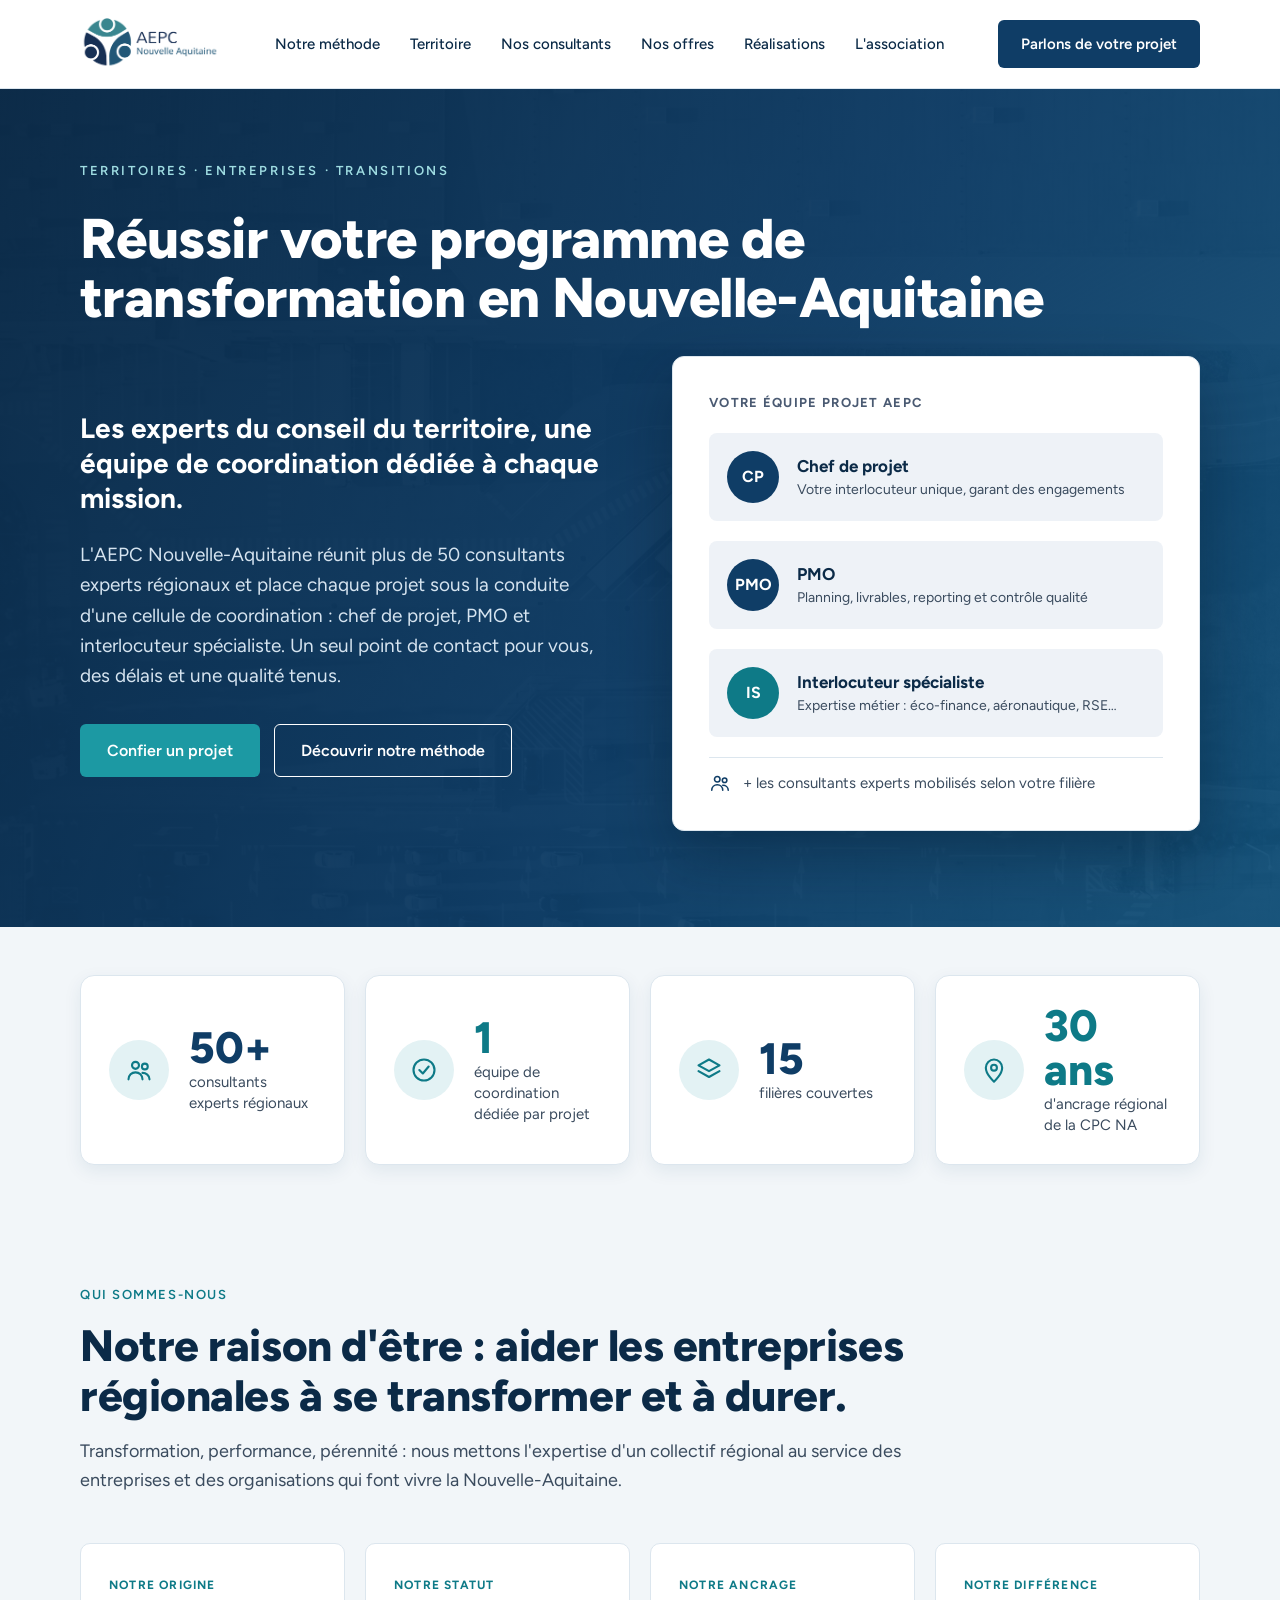
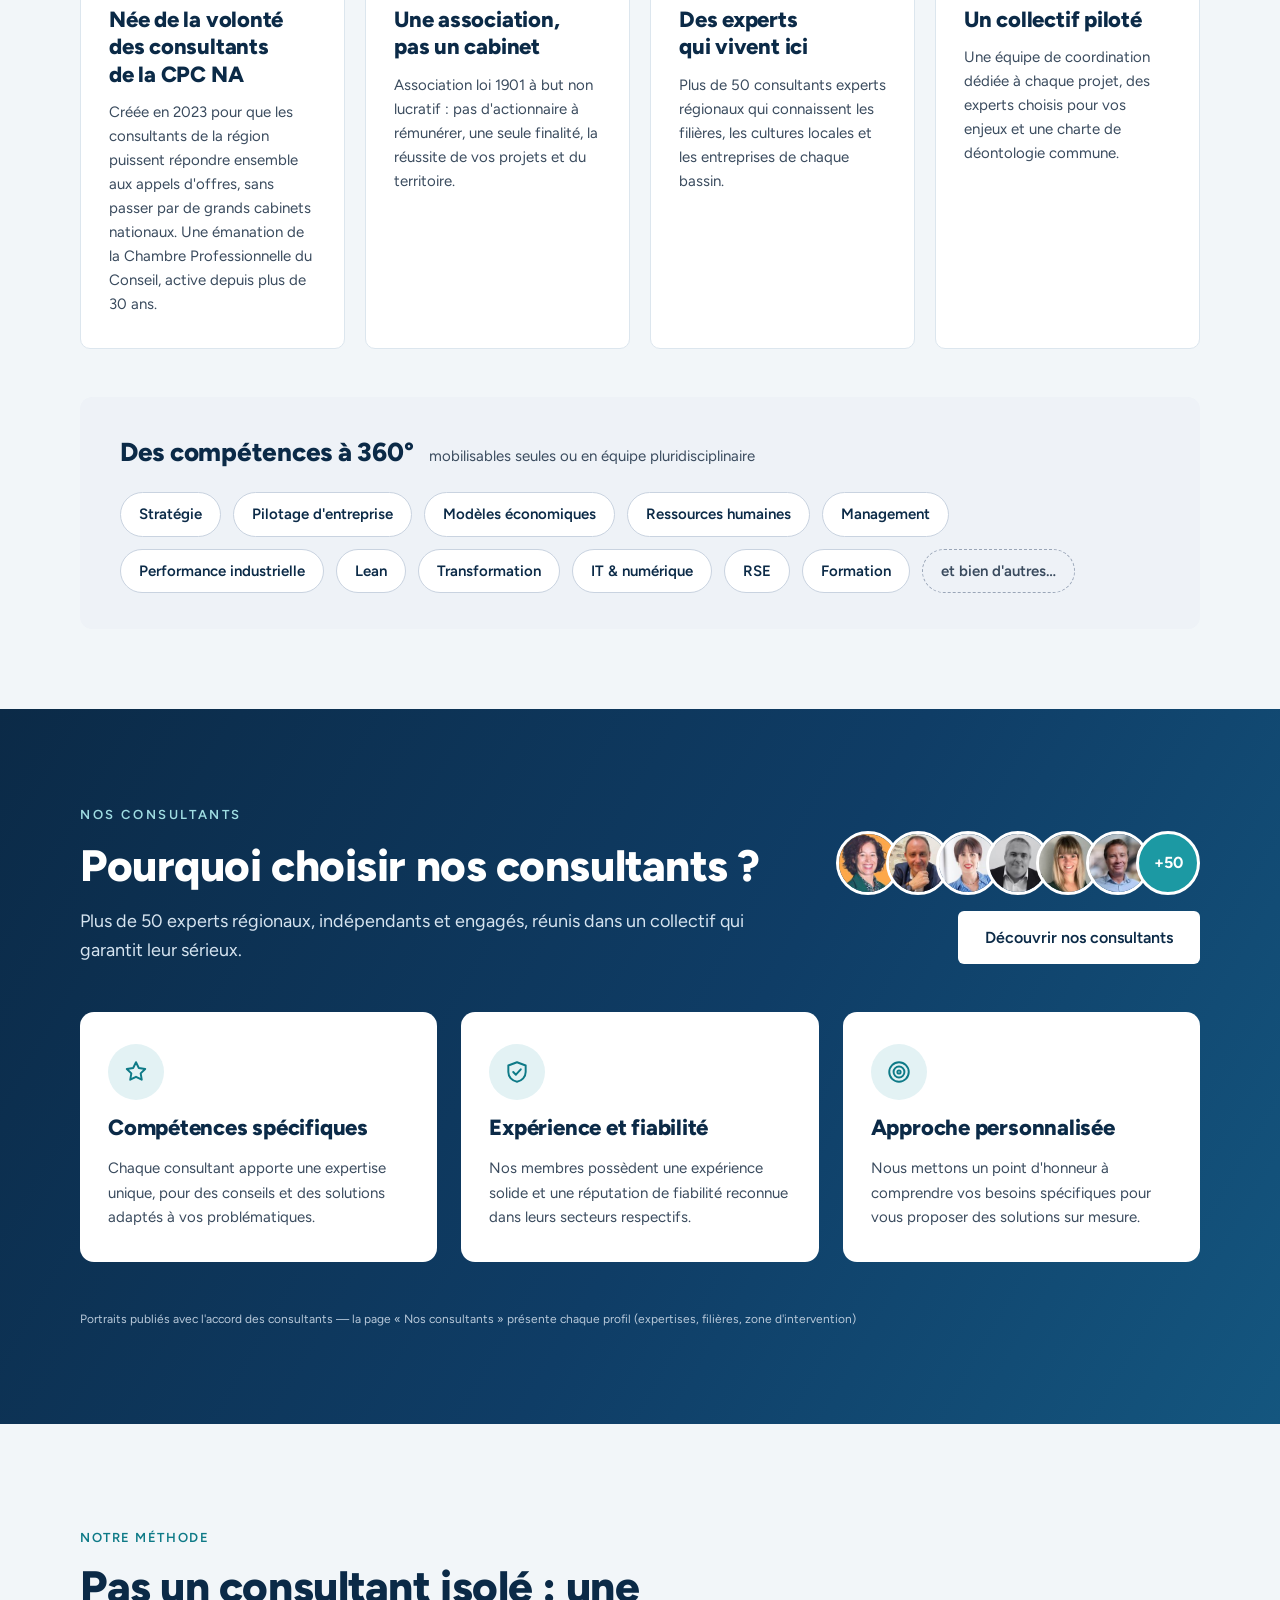
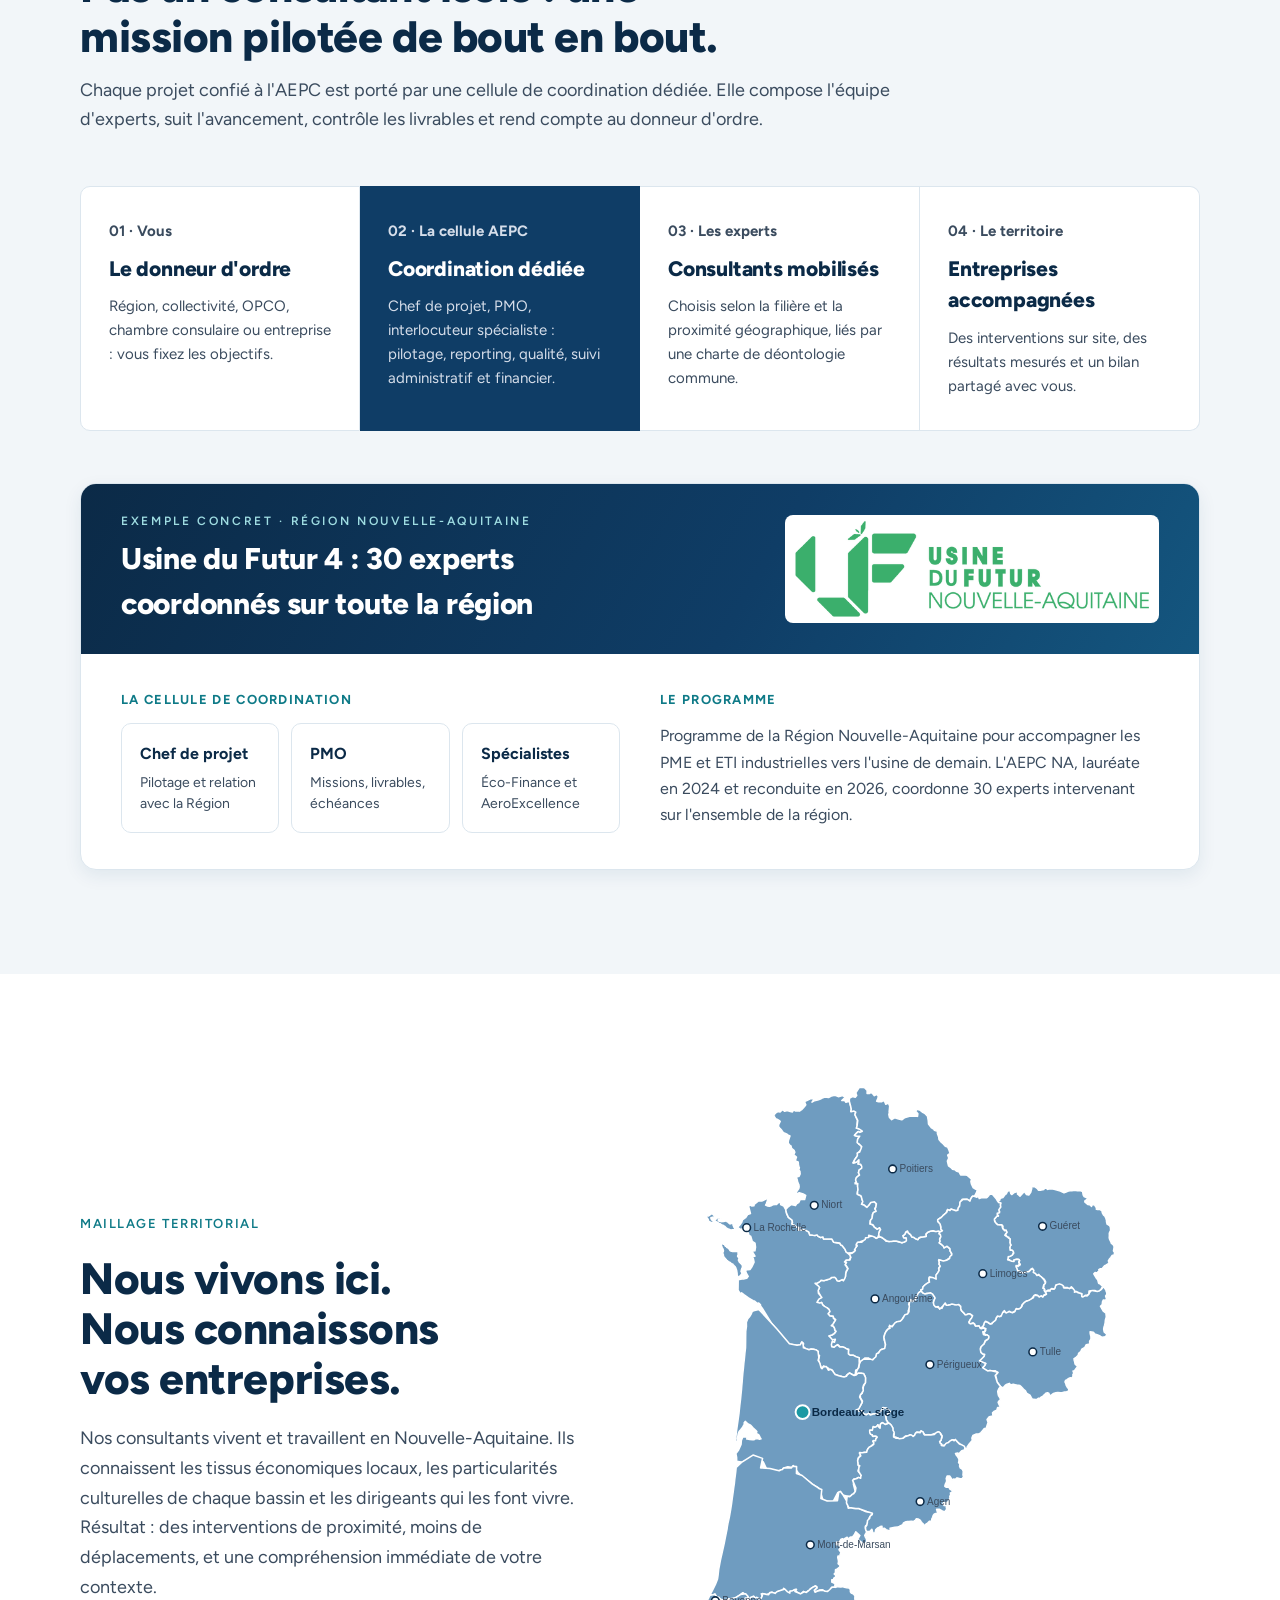
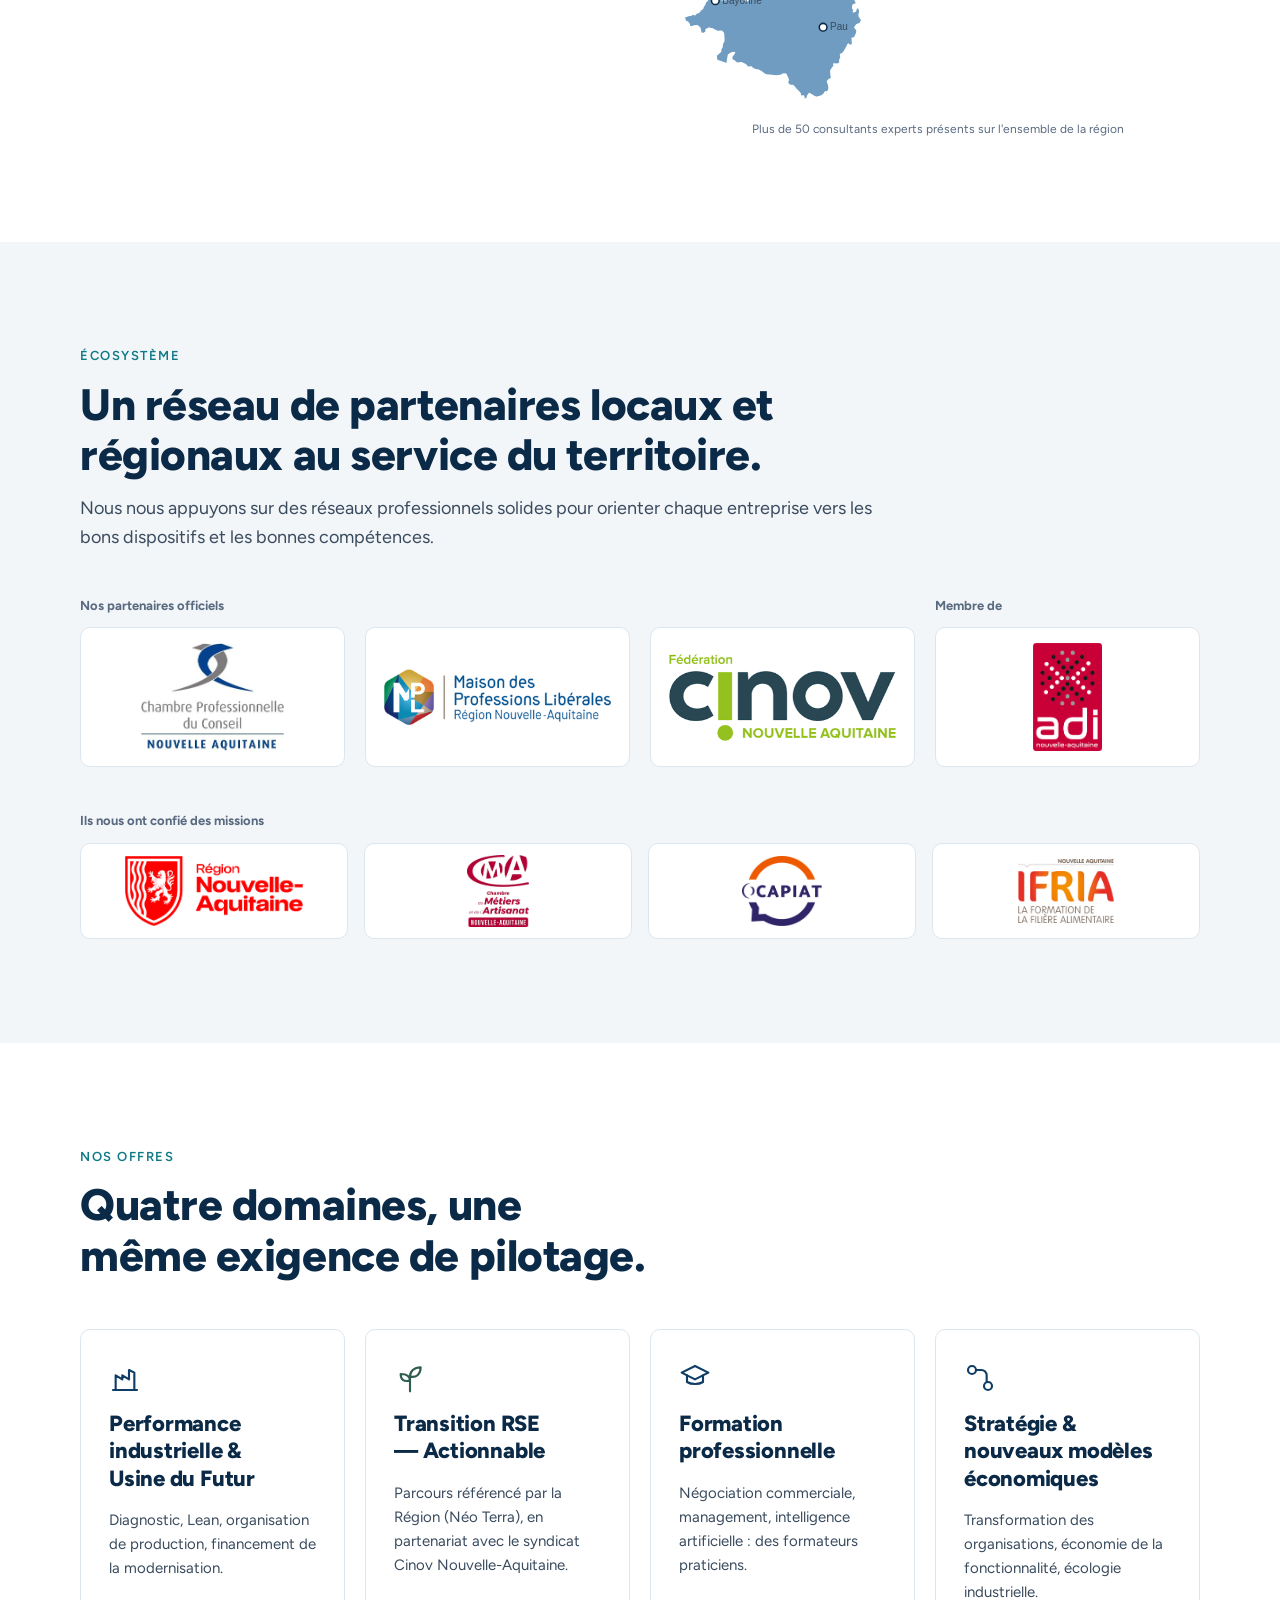
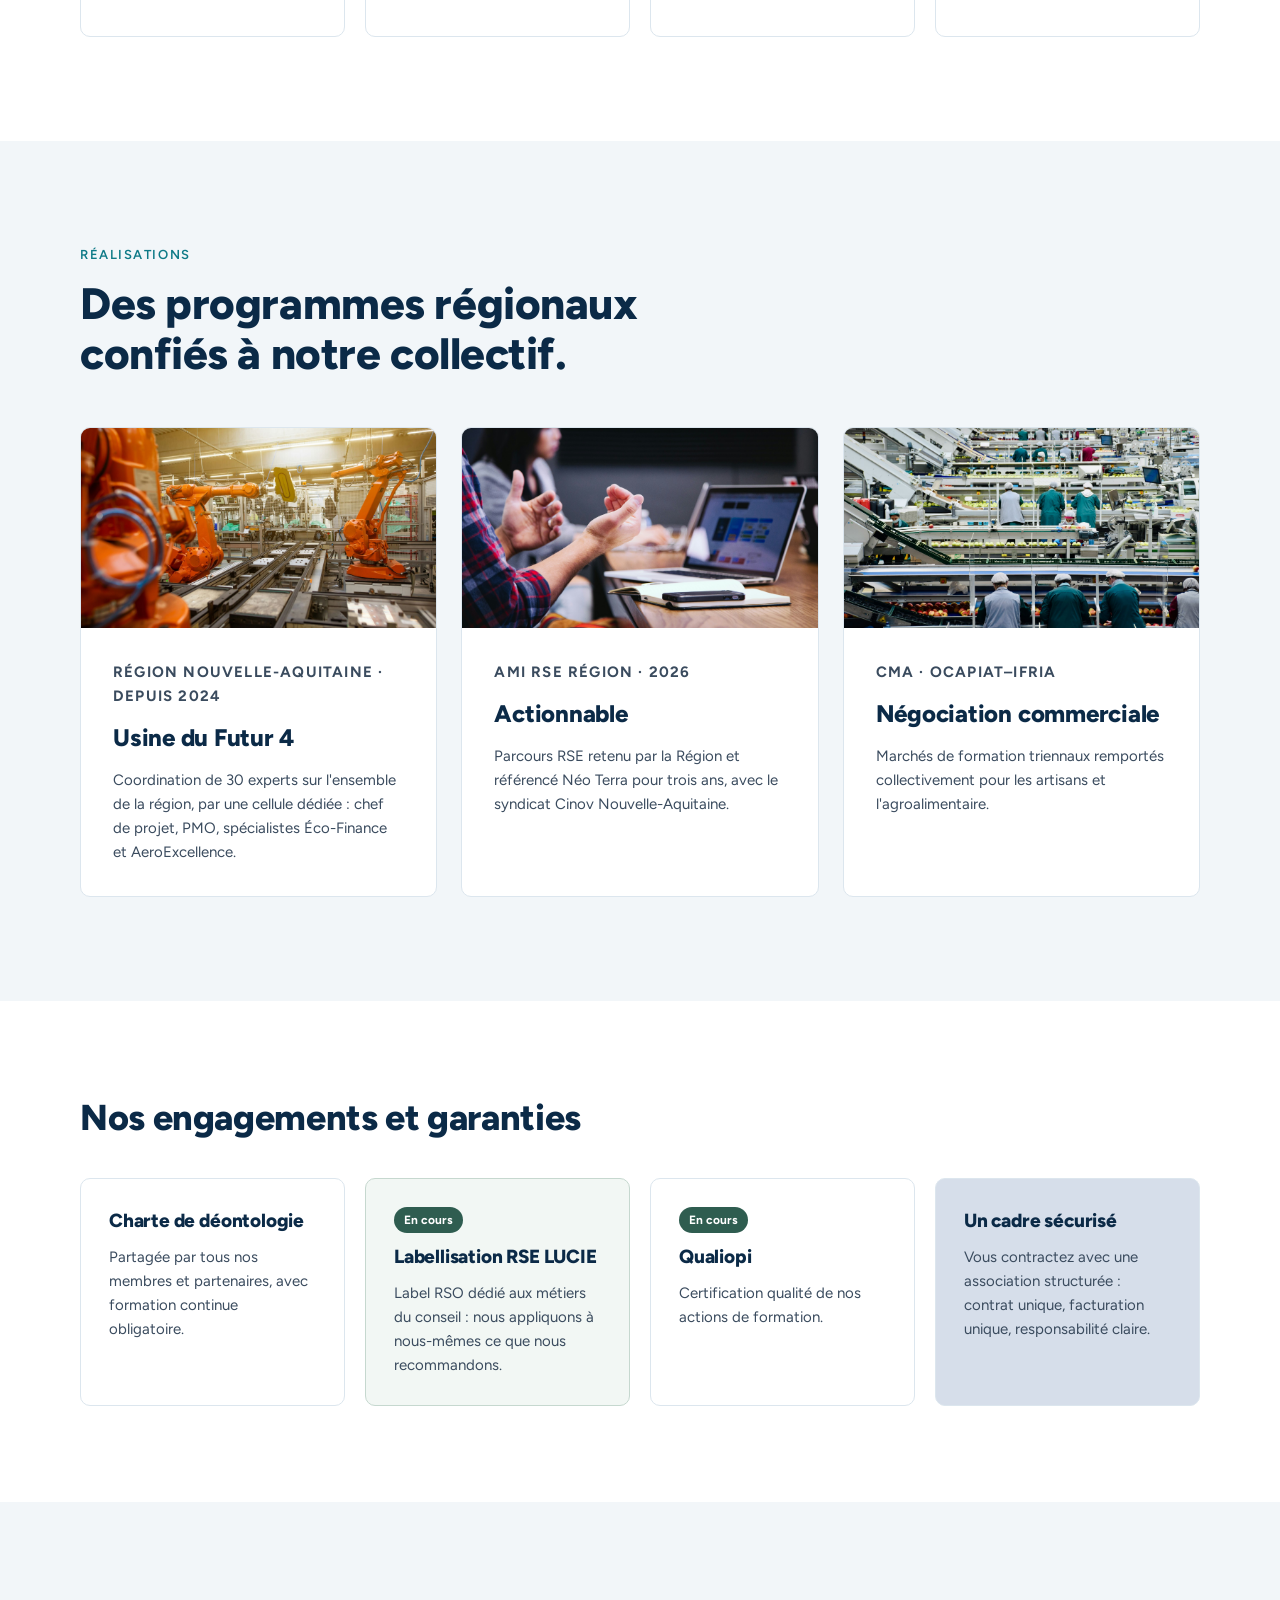
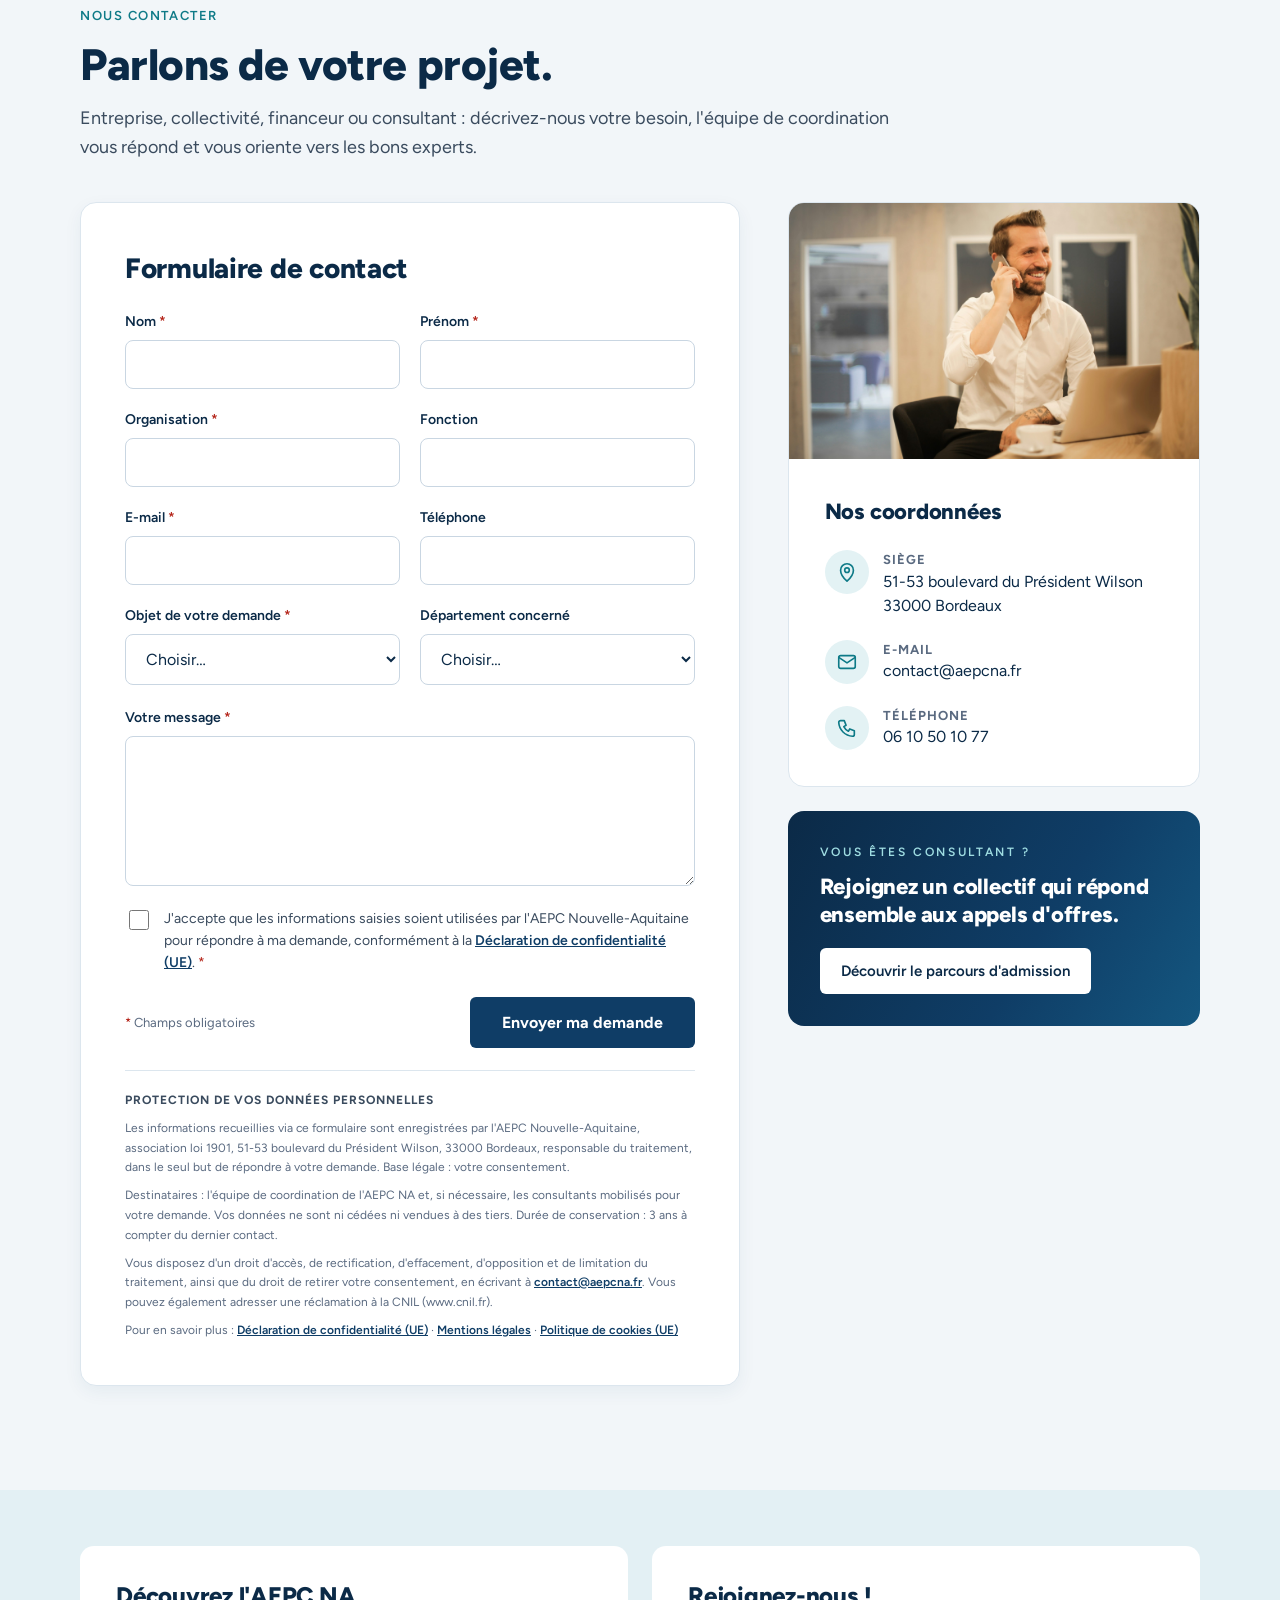
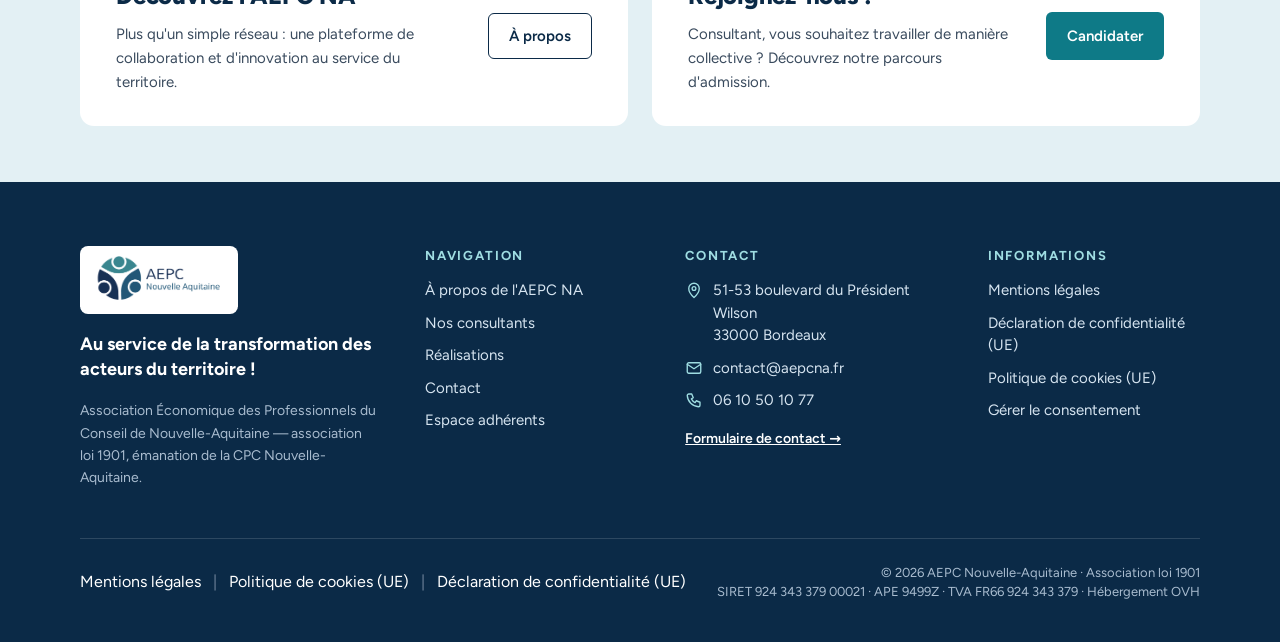
<file: maquette/index.html>
<!doctype html>
<html lang="fr">
<head>
<meta charset="utf-8">
<meta name="viewport" content="width=device-width, initial-scale=1">
<title>AEPC Nouvelle-Aquitaine — Les experts du conseil du territoire</title>
<meta name="description" content="L'AEPC Nouvelle-Aquitaine réunit plus de 50 consultants experts régionaux et place chaque projet sous la conduite d'une équipe de coordination dédiée.">
<link rel="preload" href="fonts/figtree-latin.woff2" as="font" type="font/woff2" crossorigin>
<link rel="stylesheet" href="styles.css">
</head>
<body>
<header class="site-entete">
  <div class="enveloppe">
    <a class="logo" href="index.html" aria-label="AEPC Nouvelle-Aquitaine — accueil"><img src="img/logo-aepc-na.png" alt="AEPC Nouvelle-Aquitaine" width="141" height="52"></a>
    <nav class="nav-principale" aria-label="Navigation principale">
      <a href="index.html#methode">Notre méthode</a>
      <a href="index.html#territoire">Territoire</a>
      <a href="index.html#consultants">Nos consultants</a>
      <a href="index.html#offres">Nos offres</a>
      <a href="index.html#realisations">Réalisations</a>
      <a href="index.html#qui">L'association</a>
    </nav>
    <button class="burger" type="button" aria-label="Ouvrir le menu" aria-expanded="false"><svg width="22" height="22" viewBox="0 0 24 24" fill="none" stroke="#0B2A47" stroke-width="2" stroke-linecap="round"><path d="M4 7h16M4 12h16M4 17h16"/></svg></button>
    <a class="bouton" href="contact.html">Parlons de votre projet</a>
  </div>
</header>

<main>

<!-- HERO -->
<section class="hero">
  <img class="hero__photo" src="img/photo-plateforme-logistique.jpg" alt="" width="2000" height="1332" fetchpriority="high">
  <div class="hero__voile"></div>
  <div class="enveloppe">
    <p class="surtitre">Territoires · Entreprises · Transitions</p>
    <h1 class="hero__titre">Réussir votre programme de transformation en Nouvelle-Aquitaine</h1>
    <div class="hero__corps grille-2">
      <div class="hero__texte">
        <p class="hero__accroche">Les experts du conseil du territoire, une équipe de coordination dédiée à chaque mission.</p>
        <p class="hero__intro">L'AEPC Nouvelle-Aquitaine réunit plus de 50 consultants experts régionaux et place chaque projet sous la conduite d'une cellule de coordination : chef de projet, PMO et interlocuteur spécialiste. Un seul point de contact pour vous, des délais et une qualité tenus.</p>
        <div class="hero__actions">
          <a class="bouton bouton--sarcelle" href="contact.html">Confier un projet</a>
          <a class="bouton bouton--contour-blanc" href="#methode">Découvrir notre méthode</a>
        </div>
      </div>
      <div class="carte-equipe">
        <p class="carte-equipe__titre">Votre équipe projet AEPC</p>
        <div class="role"><div class="role__pastille">CP</div><div><p class="role__nom">Chef de projet</p><p class="role__desc">Votre interlocuteur unique, garant des engagements</p></div></div>
        <div class="role"><div class="role__pastille">PMO</div><div><p class="role__nom">PMO</p><p class="role__desc">Planning, livrables, reporting et contrôle qualité</p></div></div>
        <div class="role"><div class="role__pastille role__pastille--sarcelle">IS</div><div><p class="role__nom">Interlocuteur spécialiste</p><p class="role__desc">Expertise métier : éco-finance, aéronautique, RSE…</p></div></div>
        <p class="carte-equipe__pied"><svg width="22" height="22" viewBox="0 0 24 24" fill="none" stroke="#0F3D66" stroke-width="1.7" stroke-linecap="round" stroke-linejoin="round"><circle cx="9" cy="8" r="3"/><circle cx="17" cy="9" r="2.5"/><path d="M3 20c0-3.5 2.7-6 6-6s6 2.5 6 6"/><path d="M15 14.5c3 0 6 2 6 5.5"/></svg><span>+ les consultants experts mobilisés selon votre filière</span></p>
      </div>
    </div>
  </div>
</section>

<!-- CHIFFRES -->
<section class="chiffres">
  <div class="enveloppe grille-4">
    <div class="chiffre"><div class="pastille-icone"><svg width="28" height="28" viewBox="0 0 24 24" fill="none" stroke="#0E7A87" stroke-width="1.8" stroke-linecap="round" stroke-linejoin="round"><circle cx="9" cy="8" r="3"/><circle cx="17" cy="9" r="2.5"/><path d="M3 20c0-3.5 2.7-6 6-6s6 2.5 6 6"/><path d="M15 14.5c3 0 6 2 6 5.5"/></svg></div><div><p class="chiffre__valeur">50+</p><p class="chiffre__libelle">consultants experts régionaux</p></div></div>
    <div class="chiffre"><div class="pastille-icone"><svg width="28" height="28" viewBox="0 0 24 24" fill="none" stroke="#0E7A87" stroke-width="1.8" stroke-linecap="round" stroke-linejoin="round"><circle cx="12" cy="12" r="9"/><path d="M8 12l3 3 5-6"/></svg></div><div><p class="chiffre__valeur chiffre__valeur--sarcelle">1</p><p class="chiffre__libelle">équipe de coordination dédiée par projet</p></div></div>
    <div class="chiffre"><div class="pastille-icone"><svg width="28" height="28" viewBox="0 0 24 24" fill="none" stroke="#0E7A87" stroke-width="1.8" stroke-linecap="round" stroke-linejoin="round"><path d="M12 3l9 5-9 5-9-5z"/><path d="M3 13l9 5 9-5"/></svg></div><div><p class="chiffre__valeur">15</p><p class="chiffre__libelle">filières couvertes</p></div></div>
    <div class="chiffre"><div class="pastille-icone"><svg width="28" height="28" viewBox="0 0 24 24" fill="none" stroke="#0E7A87" stroke-width="1.8" stroke-linecap="round" stroke-linejoin="round"><path d="M12 22s7-6.2 7-12a7 7 0 10-14 0c0 5.8 7 12 7 12z"/><circle cx="12" cy="10" r="2.5"/></svg></div><div><p class="chiffre__valeur chiffre__valeur--sarcelle">30 ans</p><p class="chiffre__libelle">d'ancrage régional de la CPC NA</p></div></div>
  </div>
</section>

<!-- QUI SOMMES-NOUS -->
<section id="qui" class="section" style="padding-bottom:40px">
  <div class="enveloppe pile qui">
    <div class="entete-section" style="gap:16px;max-width:900px">
      <p class="surtitre">Qui sommes-nous</p>
      <h2 class="titre-section">Notre raison d'être : aider les entreprises régionales à se transformer et à durer.</h2>
      <p class="chapeau">Transformation, performance, pérennité : nous mettons l'expertise d'un collectif régional au service des entreprises et des organisations qui font vivre la Nouvelle-Aquitaine.</p>
    </div>
    <div class="grille-4">
      <div class="carte"><p class="carte__etiquette">Notre origine</p><h3 class="carte__titre">Née de la volonté des consultants de la CPC NA</h3><p class="carte__texte">Créée en 2023 pour que les consultants de la région puissent répondre ensemble aux appels d'offres, sans passer par de grands cabinets nationaux. Une émanation de la Chambre Professionnelle du Conseil, active depuis plus de 30 ans.</p></div>
      <div class="carte"><p class="carte__etiquette">Notre statut</p><h3 class="carte__titre">Une association, pas un cabinet</h3><p class="carte__texte">Association loi 1901 à but non lucratif : pas d'actionnaire à rémunérer, une seule finalité, la réussite de vos projets et du territoire.</p></div>
      <div class="carte"><p class="carte__etiquette">Notre ancrage</p><h3 class="carte__titre">Des experts qui vivent ici</h3><p class="carte__texte">Plus de 50 consultants experts régionaux qui connaissent les filières, les cultures locales et les entreprises de chaque bassin.</p></div>
      <div class="carte"><p class="carte__etiquette">Notre différence</p><h3 class="carte__titre">Un collectif piloté</h3><p class="carte__texte">Une équipe de coordination dédiée à chaque projet, des experts choisis pour vos enjeux et une charte de déontologie commune.</p></div>
    </div>
    <div class="competences">
      <div class="competences__entete"><h3>Des compétences à 360°</h3><p>mobilisables seules ou en équipe pluridisciplinaire</p></div>
      <div class="puces">
        <span class="puce">Stratégie</span><span class="puce">Pilotage d'entreprise</span><span class="puce">Modèles économiques</span><span class="puce">Ressources humaines</span><span class="puce">Management</span><span class="puce">Performance industrielle</span><span class="puce">Lean</span><span class="puce">Transformation</span><span class="puce">IT &amp; numérique</span><span class="puce">RSE</span><span class="puce">Formation</span><span class="puce puce--ouverte">et bien d'autres…</span>
      </div>
    </div>
  </div>
</section>

<!-- NOS CONSULTANTS -->
<section id="consultants" class="section--sombre">
  <div class="enveloppe pile consultants">
    <div class="consultants__entete">
      <div class="entete-section">
        <p class="surtitre">Nos consultants</p>
        <h2 class="titre-section">Pourquoi choisir nos consultants ?</h2>
        <p class="chapeau">Plus de 50 experts régionaux, indépendants et engagés, réunis dans un collectif qui garantit leur sérieux.</p>
      </div>
      <div class="consultants__droite">
        <div class="portraits">
          <img src="img/portrait-1.jpg" alt="Portrait d'Angélique" width="140" height="140"><img src="img/portrait-2.jpg" alt="Portrait de Pascal" width="140" height="140"><img src="img/portrait-3.jpg" alt="Portrait d'Estelle" width="140" height="140"><img src="img/portrait-4.jpg" alt="Portrait d'Éric" width="140" height="140"><img src="img/portrait-5.jpg" alt="Portrait d'Audrey" width="140" height="140"><img src="img/portrait-6.jpg" alt="Portrait de Jérôme" width="140" height="140"><span class="portraits__plus">+50</span>
        </div>
        <a class="bouton bouton--blanc" href="#">Découvrir nos consultants</a>
      </div>
    </div>
    <div class="grille-3">
      <div class="atout"><div class="pastille-icone pastille-icone--petite"><svg width="26" height="26" viewBox="0 0 24 24" fill="none" stroke="#0E7A87" stroke-width="1.8" stroke-linecap="round" stroke-linejoin="round"><path d="M12 3l2.6 5.3 5.9.9-4.2 4.1 1 5.8L12 16.4 6.7 19.1l1-5.8L3.5 9.2l5.9-.9z"/></svg></div><h3>Compétences spécifiques</h3><p>Chaque consultant apporte une expertise unique, pour des conseils et des solutions adaptés à vos problématiques.</p></div>
      <div class="atout"><div class="pastille-icone pastille-icone--petite"><svg width="26" height="26" viewBox="0 0 24 24" fill="none" stroke="#0E7A87" stroke-width="1.8" stroke-linecap="round" stroke-linejoin="round"><path d="M12 3l8 3v6c0 4.5-3.4 8.2-8 9-4.6-.8-8-4.5-8-9V6z"/><path d="M8.5 12l2.5 2.5 4.5-5"/></svg></div><h3>Expérience et fiabilité</h3><p>Nos membres possèdent une expérience solide et une réputation de fiabilité reconnue dans leurs secteurs respectifs.</p></div>
      <div class="atout"><div class="pastille-icone pastille-icone--petite"><svg width="26" height="26" viewBox="0 0 24 24" fill="none" stroke="#0E7A87" stroke-width="1.8" stroke-linecap="round" stroke-linejoin="round"><circle cx="12" cy="12" r="9"/><circle cx="12" cy="12" r="5"/><circle cx="12" cy="12" r="1.5"/></svg></div><h3>Approche personnalisée</h3><p>Nous mettons un point d'honneur à comprendre vos besoins spécifiques pour vous proposer des solutions sur mesure.</p></div>
    </div>
    <p class="note-sombre">Portraits publiés avec l'accord des consultants — la page « Nos consultants » présente chaque profil (expertises, filières, zone d'intervention)</p>
  </div>
</section>

<!-- MÉTHODE -->
<section id="methode" class="section">
  <div class="enveloppe pile methode">
    <div class="entete-section">
      <p class="surtitre">Notre méthode</p>
      <h2 class="titre-section">Pas un consultant isolé : une mission pilotée de bout en bout.</h2>
      <p class="chapeau">Chaque projet confié à l'AEPC est porté par une cellule de coordination dédiée. Elle compose l'équipe d'experts, suit l'avancement, contrôle les livrables et rend compte au donneur d'ordre.</p>
    </div>
    <div class="etapes">
      <div class="etape"><p class="etape__num">01 · Vous</p><h3>Le donneur d'ordre</h3><p>Région, collectivité, OPCO, chambre consulaire ou entreprise : vous fixez les objectifs.</p></div>
      <div class="etape etape--active"><p class="etape__num">02 · La cellule AEPC</p><h3>Coordination dédiée</h3><p>Chef de projet, PMO, interlocuteur spécialiste : pilotage, reporting, qualité, suivi administratif et financier.</p></div>
      <div class="etape"><p class="etape__num">03 · Les experts</p><h3>Consultants mobilisés</h3><p>Choisis selon la filière et la proximité géographique, liés par une charte de déontologie commune.</p></div>
      <div class="etape"><p class="etape__num">04 · Le territoire</p><h3>Entreprises accompagnées</h3><p>Des interventions sur site, des résultats mesurés et un bilan partagé avec vous.</p></div>
    </div>
    <div class="exemple">
      <div class="exemple__bandeau">
        <div><p class="surtitre">Exemple concret · Région Nouvelle-Aquitaine</p><h3>Usine du Futur 4 : 30 experts coordonnés sur toute la région</h3></div>
        <div class="exemple__logo"><img src="img/logo-usine-du-futur.png" alt="Usine du Futur Nouvelle-Aquitaine" width="354" height="96"></div>
      </div>
      <div class="exemple__corps grille-2">
        <div>
          <p class="exemple__rubrique">La cellule de coordination</p>
          <div class="exemple__roles">
            <div class="mini-carte"><strong>Chef de projet</strong><span>Pilotage et relation avec la Région</span></div>
            <div class="mini-carte"><strong>PMO</strong><span>Missions, livrables, échéances</span></div>
            <div class="mini-carte"><strong>Spécialistes</strong><span>Éco-Finance et AeroExcellence</span></div>
          </div>
        </div>
        <div>
          <p class="exemple__rubrique">Le programme</p>
          <p class="exemple__texte">Programme de la Région Nouvelle-Aquitaine pour accompagner les PME et ETI industrielles vers l'usine de demain. L'AEPC NA, lauréate en 2024 et reconduite en 2026, coordonne 30 experts intervenant sur l'ensemble de la région.</p>
        </div>
      </div>
    </div>
  </div>
</section>

<!-- TERRITOIRE -->
<section id="territoire" class="section section--blanc territoire">
  <div class="enveloppe grille-2">
    <div class="territoire__texte">
      <p class="surtitre">Maillage territorial</p>
      <h2 class="titre-section">Nous vivons ici. Nous connaissons vos entreprises.</h2>
      <p class="chapeau">Nos consultants vivent et travaillent en Nouvelle-Aquitaine. Ils connaissent les tissus économiques locaux, les particularités culturelles de chaque bassin et les dirigeants qui les font vivre. Résultat : des interventions de proximité, moins de déplacements, et une compréhension immédiate de votre contexte.</p>
    </div>
    <figure class="carte-region" style="margin:0">
      <img src="img/carte-nouvelle-aquitaine.svg" alt="Carte de la Nouvelle-Aquitaine : siège à Bordeaux, consultants présents dans les douze départements" width="680" height="818" loading="lazy">
      <figcaption class="legende">Plus de 50 consultants experts présents sur l'ensemble de la région</figcaption>
    </figure>
  </div>
</section>

<!-- ÉCOSYSTÈME -->
<section class="section">
  <div class="enveloppe pile ecosysteme">
    <div class="entete-section">
      <p class="surtitre">Écosystème</p>
      <h2 class="titre-section">Un réseau de partenaires locaux et régionaux au service du territoire.</h2>
      <p class="chapeau">Nous nous appuyons sur des réseaux professionnels solides pour orienter chaque entreprise vers les bons dispositifs et les bonnes compétences.</p>
    </div>
    <div class="grille-4">
      <div class="logos__groupe logos__partenaires">
        <p class="logos__libelle">Nos partenaires officiels</p>
        <div class="logos__grille3">
          <div class="logo-tuile"><img src="img/logo-cpc-na.png" alt="Chambre Professionnelle du Conseil Nouvelle-Aquitaine" width="317" height="240" loading="lazy"></div>
          <div class="logo-tuile"><img src="img/logo-mpl-na.png" alt="Maison des Professions Libérales Nouvelle-Aquitaine" width="338" height="83" loading="lazy" style="max-height:64px"></div>
          <div class="logo-tuile"><img src="img/logo-cinov-na.png" alt="Cinov Nouvelle-Aquitaine" width="377" height="145" loading="lazy" style="max-height:96px"></div>
        </div>
      </div>
      <div class="logos__groupe">
        <p class="logos__libelle">Membre de</p>
        <div class="logo-tuile"><img src="img/logo-adi-na.png" alt="ADI Nouvelle-Aquitaine" width="155" height="240" loading="lazy"></div>
      </div>
    </div>
    <div class="logos__groupe">
      <p class="logos__libelle">Ils nous ont confié des missions</p>
      <div class="grille-4 logos__clients">
        <div class="logo-tuile logo-tuile--basse"><img src="img/logo-region-na.png" alt="Région Nouvelle-Aquitaine" width="409" height="160" loading="lazy"></div>
        <div class="logo-tuile logo-tuile--basse"><img src="img/logo-cma-na.png" alt="Chambre de Métiers et de l'Artisanat Nouvelle-Aquitaine" width="157" height="180" loading="lazy" style="max-height:72px"></div>
        <div class="logo-tuile logo-tuile--basse"><img src="img/logo-ocapiat.png" alt="OCAPIAT" width="183" height="160" loading="lazy"></div>
        <div class="logo-tuile logo-tuile--basse"><img src="img/logo-ifria-na.png" alt="IFRIA Nouvelle-Aquitaine" width="242" height="160" loading="lazy" style="max-height:64px"></div>
      </div>
    </div>
  </div>
</section>

<!-- OFFRES -->
<section id="offres" class="section section--blanc">
  <div class="enveloppe pile offres">
    <div class="entete-section" style="max-width:760px">
      <p class="surtitre">Nos offres</p>
      <h2 class="titre-section">Quatre domaines, une même exigence de pilotage.</h2>
    </div>
    <div class="grille-4">
      <div class="offre"><svg width="32" height="32" viewBox="0 0 24 24" fill="none" stroke="#0F3D66" stroke-width="1.6" stroke-linecap="round" stroke-linejoin="round"><path d="M3 21h18"/><path d="M5 21V10l5 3V10l5 3V6l4 2v13"/></svg><h3>Performance industrielle &amp; Usine du Futur</h3><p>Diagnostic, Lean, organisation de production, financement de la modernisation.</p></div>
      <div class="offre"><svg width="32" height="32" viewBox="0 0 24 24" fill="none" stroke="#2F5D50" stroke-width="1.6" stroke-linecap="round" stroke-linejoin="round"><path d="M12 22V11"/><path d="M12 11c0-4 3-7 8-7 0 5-3 8-8 7z"/><path d="M12 14c0-3-2-5-7-5 0 4 2 6 7 5z"/></svg><h3>Transition RSE — Actionnable</h3><p>Parcours référencé par la Région (Néo Terra), en partenariat avec le syndicat Cinov Nouvelle-Aquitaine.</p></div>
      <div class="offre"><svg width="32" height="32" viewBox="0 0 24 24" fill="none" stroke="#0F3D66" stroke-width="1.6" stroke-linecap="round" stroke-linejoin="round"><path d="M2 8l10-5 10 5-10 5z"/><path d="M6 10v5c3 2 9 2 12 0v-5"/></svg><h3>Formation professionnelle</h3><p>Négociation commerciale, management, intelligence artificielle : des formateurs praticiens.</p></div>
      <div class="offre"><svg width="32" height="32" viewBox="0 0 24 24" fill="none" stroke="#0F3D66" stroke-width="1.6" stroke-linecap="round" stroke-linejoin="round"><circle cx="6" cy="6" r="3"/><circle cx="18" cy="18" r="3"/><path d="M9 6h4a4 4 0 014 4v5"/></svg><h3>Stratégie &amp; nouveaux modèles économiques</h3><p>Transformation des organisations, économie de la fonctionnalité, écologie industrielle.</p></div>
    </div>
  </div>
</section>

<!-- RÉALISATIONS -->
<section id="realisations" class="section">
  <div class="enveloppe pile realisations">
    <div class="realisations__entete">
      <div class="entete-section" style="max-width:760px">
        <p class="surtitre">Réalisations</p>
        <h2 class="titre-section">Des programmes régionaux confiés à notre collectif.</h2>
      </div>
    </div>
    <div class="grille-3">
      <a class="realisation" href="#">
        <img class="realisation__photo" src="img/photo-robots-industriels.jpg" alt="Robots industriels sur une ligne de production" width="2000" height="1333" loading="lazy">
        <div class="realisation__corps">
          <p class="realisation__etiquette">Région Nouvelle-Aquitaine · depuis 2024</p>
          <h3>Usine du Futur 4</h3>
          <p>Coordination de 30 experts sur l'ensemble de la région, par une cellule dédiée : chef de projet, PMO, spécialistes Éco-Finance et AeroExcellence.</p>
        </div>
      </a>
      <a class="realisation" href="#">
        <img class="realisation__photo" src="img/photo-reunion-travail.jpg" alt="Atelier de travail autour d'un ordinateur" width="2000" height="1333" loading="lazy">
        <div class="realisation__corps">
          <p class="realisation__etiquette realisation__etiquette--vert">AMI RSE Région · 2026</p>
          <h3>Actionnable</h3>
          <p>Parcours RSE retenu par la Région et référencé Néo Terra pour trois ans, avec le syndicat Cinov Nouvelle-Aquitaine.</p>
        </div>
      </a>
      <a class="realisation" href="#">
        <img class="realisation__photo" src="img/photo-ligne-agroalimentaire.jpg" alt="Ligne de conditionnement dans l'agroalimentaire" width="2000" height="1333" loading="lazy">
        <div class="realisation__corps">
          <p class="realisation__etiquette realisation__etiquette--sarcelle">CMA · OCAPIAT–IFRIA</p>
          <h3>Négociation commerciale</h3>
          <p>Marchés de formation triennaux remportés collectivement pour les artisans et l'agroalimentaire.</p>
        </div>
      </a>
    </div>
  </div>
</section>

<!-- GARANTIES -->
<section class="section--blanc">
  <div class="enveloppe pile garanties">
    <h2 class="titre-section">Nos engagements et garanties</h2>
    <div class="grille-4">
      <div class="garantie"><h3>Charte de déontologie</h3><p>Partagée par tous nos membres et partenaires, avec formation continue obligatoire.</p></div>
      <div class="garantie garantie--verte"><span class="badge">En cours</span><h3>Labellisation RSE LUCIE</h3><p>Label RSO dédié aux métiers du conseil : nous appliquons à nous-mêmes ce que nous recommandons.</p></div>
      <div class="garantie"><span class="badge">En cours</span><h3>Qualiopi</h3><p>Certification qualité de nos actions de formation.</p></div>
      <div class="garantie garantie--bleue"><h3>Un cadre sécurisé</h3><p>Vous contractez avec une association structurée : contrat unique, facturation unique, responsabilité claire.</p></div>
    </div>
  </div>
</section>

<!-- CONTACT -->
<section id="contact" class="section">
  <div class="enveloppe pile contact">
    <div class="entete-section">
      <p class="surtitre">Nous contacter</p>
      <h2 class="titre-section">Parlons de votre projet.</h2>
      <p class="chapeau">Entreprise, collectivité, financeur ou consultant : décrivez-nous votre besoin, l'équipe de coordination vous répond et vous oriente vers les bons experts.</p>
    </div>
    <div class="contact__grille">
  <form class="formulaire" action="#" method="post">
    <h2>Formulaire de contact</h2>
    <div class="champs">
      <label class="champ"><span>Nom <span class="requis">*</span></span><input type="text" name="nom" required autocomplete="family-name"></label>
      <label class="champ"><span>Prénom <span class="requis">*</span></span><input type="text" name="prenom" required autocomplete="given-name"></label>
      <label class="champ"><span>Organisation <span class="requis">*</span></span><input type="text" name="organisation" required autocomplete="organization"></label>
      <label class="champ"><span>Fonction</span><input type="text" name="fonction" autocomplete="organization-title"></label>
      <label class="champ"><span>E-mail <span class="requis">*</span></span><input type="email" name="email" required autocomplete="email"></label>
      <label class="champ"><span>Téléphone</span><input type="tel" name="telephone" autocomplete="tel"></label>
      <label class="champ"><span>Objet de votre demande <span class="requis">*</span></span>
        <select name="objet" required><option value="">Choisir…</option><option>Confier un projet ou une mission</option><option>Constituer une réponse à un appel d'offres</option><option>Formation professionnelle</option><option>Parcours RSE Actionnable</option><option>Rejoindre l'AEPC NA (consultant)</option><option>Presse / partenariat</option><option>Autre demande</option></select></label>
      <label class="champ"><span>Département concerné</span>
        <select name="departement"><option value="">Choisir…</option><option>Toute la Nouvelle-Aquitaine</option><option>Charente (16)</option><option>Charente-Maritime (17)</option><option>Corrèze (19)</option><option>Creuse (23)</option><option>Dordogne (24)</option><option>Gironde (33)</option><option>Landes (40)</option><option>Lot-et-Garonne (47)</option><option>Pyrénées-Atlantiques (64)</option><option>Deux-Sèvres (79)</option><option>Vienne (86)</option><option>Haute-Vienne (87)</option></select></label>
    </div>
    <label class="champ"><span>Votre message <span class="requis">*</span></span><textarea name="message" rows="6" required></textarea></label>
    <label class="consentement"><input type="checkbox" required><span>J'accepte que les informations saisies soient utilisées par l'AEPC Nouvelle-Aquitaine pour répondre à ma demande, conformément à la <a href="#">Déclaration de confidentialité (UE)</a>. <span class="requis">*</span></span></label>
    <div class="formulaire__envoi">
      <small><span class="requis">*</span> Champs obligatoires</small>
      <button class="bouton" type="submit">Envoyer ma demande</button>
    </div>
    <div class="rgpd">
      <p class="rgpd__titre">Protection de vos données personnelles</p>
      <p>Les informations recueillies via ce formulaire sont enregistrées par l'AEPC Nouvelle-Aquitaine, association loi 1901, 51-53 boulevard du Président Wilson, 33000 Bordeaux, responsable du traitement, dans le seul but de répondre à votre demande. Base légale : votre consentement.</p>
      <p>Destinataires : l'équipe de coordination de l'AEPC NA et, si nécessaire, les consultants mobilisés pour votre demande. Vos données ne sont ni cédées ni vendues à des tiers. Durée de conservation : 3 ans à compter du dernier contact.</p>
      <p>Vous disposez d'un droit d'accès, de rectification, d'effacement, d'opposition et de limitation du traitement, ainsi que du droit de retirer votre consentement, en écrivant à <a href="mailto:contact@aepcna.fr">contact@aepcna.fr</a>. Vous pouvez également adresser une réclamation à la CNIL (www.cnil.fr).</p>
      <p>Pour en savoir plus : <a href="#">Déclaration de confidentialité (UE)</a> · <a href="#">Mentions légales</a> · <a href="#">Politique de cookies (UE)</a></p>
    </div>
  </form>
  <aside class="contact__aside">
    <div class="coordonnees">
      <img class="coordonnees__photo" src="img/photo-consultant-telephone.jpg" alt="Un membre de l'équipe de coordination au téléphone" width="2000" height="1333" loading="lazy">
      <div class="coordonnees__corps">
        <h2>Nos coordonnées</h2>
        <div class="coordonnee"><div class="pastille-icone pastille-icone--mini"><svg width="22" height="22" viewBox="0 0 24 24" fill="none" stroke="#0E7A87" stroke-width="1.8" stroke-linecap="round" stroke-linejoin="round"><path d="M12 22s7-6.2 7-12a7 7 0 10-14 0c0 5.8 7 12 7 12z"/><circle cx="12" cy="10" r="2.5"/></svg></div><div><p class="coordonnee__libelle">Siège</p><p class="coordonnee__valeur">51-53 boulevard du Président Wilson<br>33000 Bordeaux</p></div></div>
        <div class="coordonnee"><div class="pastille-icone pastille-icone--mini"><svg width="22" height="22" viewBox="0 0 24 24" fill="none" stroke="#0E7A87" stroke-width="1.8" stroke-linecap="round" stroke-linejoin="round"><rect x="3" y="5" width="18" height="14" rx="2"/><path d="M3 7l9 6 9-6"/></svg></div><div><p class="coordonnee__libelle">E-mail</p><p class="coordonnee__valeur"><a href="mailto:contact@aepcna.fr">contact@aepcna.fr</a></p></div></div>
        <div class="coordonnee"><div class="pastille-icone pastille-icone--mini"><svg width="22" height="22" viewBox="0 0 24 24" fill="none" stroke="#0E7A87" stroke-width="1.8" stroke-linecap="round" stroke-linejoin="round"><path d="M5 4h4l2 5-2.5 1.5a11 11 0 005 5L15 13l5 2v4a2 2 0 01-2 2A16 16 0 013 6a2 2 0 012-2z"/></svg></div><div><p class="coordonnee__libelle">Téléphone</p><p class="coordonnee__valeur"><a href="tel:+33610501077">06 10 50 10 77</a></p></div></div>
      </div>
    </div>
    <div class="encart-sombre">
      <p class="surtitre">Vous êtes consultant ?</p>
      <h3>Rejoignez un collectif qui répond ensemble aux appels d'offres.</h3>
      <a class="bouton bouton--blanc bouton--petit" href="#">Découvrir le parcours d'admission</a>
    </div>
  </aside>
</div>

  </div>
</section>

</main>

<footer>
  <div class="pied__appels">
    <div class="enveloppe grille-2">
      <div class="appel">
        <div><h3>Découvrez l'AEPC NA</h3><p>Plus qu'un simple réseau : une plateforme de collaboration et d'innovation au service du territoire.</p></div>
        <a class="bouton bouton--contour bouton--petit" href="index.html#qui">À propos</a>
      </div>
      <div class="appel">
        <div><h3>Rejoignez-nous !</h3><p>Consultant, vous souhaitez travailler de manière collective ? Découvrez notre parcours d'admission.</p></div>
        <a class="bouton bouton--sarcelle-fonce" href="contact.html">Candidater</a>
      </div>
    </div>
  </div>
  <div class="pied">
    <div class="enveloppe">
      <div class="pied__colonnes">
        <div class="pied__marque">
          <div class="pied__logo"><img src="img/logo-aepc-na.png" alt="AEPC Nouvelle-Aquitaine" width="130" height="48"></div>
          <p class="pied__devise">Au service de la transformation des acteurs du territoire !</p>
          <p class="pied__desc">Association Économique des Professionnels du Conseil de Nouvelle-Aquitaine — association loi 1901, émanation de la CPC Nouvelle-Aquitaine.</p>
        </div>
        <div>
          <p class="pied__titre">Navigation</p>
          <div class="pied__liens">
            <a href="index.html#qui">À propos de l'AEPC NA</a>
            <a href="index.html#consultants">Nos consultants</a>
            <a href="index.html#realisations">Réalisations</a>
            <a href="contact.html">Contact</a>
            <a href="#">Espace adhérents</a>
          </div>
        </div>
        <div>
          <p class="pied__titre">Contact</p>
          <div class="pied__liens">
            <p class="pied__ligne"><svg width="18" height="18" viewBox="0 0 24 24" fill="none" stroke="#9FDDE2" stroke-width="1.8" stroke-linecap="round" stroke-linejoin="round"><path d="M12 22s7-6.2 7-12a7 7 0 10-14 0c0 5.8 7 12 7 12z"/><circle cx="12" cy="10" r="2.5"/></svg><span>51-53 boulevard du Président Wilson<br>33000 Bordeaux</span></p>
            <p class="pied__ligne"><svg width="18" height="18" viewBox="0 0 24 24" fill="none" stroke="#9FDDE2" stroke-width="1.8" stroke-linecap="round" stroke-linejoin="round"><rect x="3" y="5" width="18" height="14" rx="2"/><path d="M3 7l9 6 9-6"/></svg><a href="mailto:contact@aepcna.fr">contact@aepcna.fr</a></p>
            <p class="pied__ligne"><svg width="18" height="18" viewBox="0 0 24 24" fill="none" stroke="#9FDDE2" stroke-width="1.8" stroke-linecap="round" stroke-linejoin="round"><path d="M5 4h4l2 5-2.5 1.5a11 11 0 005 5L15 13l5 2v4a2 2 0 01-2 2A16 16 0 013 6a2 2 0 012-2z"/></svg><a href="tel:+33610501077">06 10 50 10 77</a></p>
            <a class="pied__lien-fort" href="contact.html">Formulaire de contact →</a>
          </div>
        </div>
        <div>
          <p class="pied__titre">Informations</p>
          <div class="pied__liens">
            <a href="#">Mentions légales</a>
            <a href="#">Déclaration de confidentialité (UE)</a>
            <a href="#">Politique de cookies (UE)</a>
            <a href="#">Gérer le consentement</a>
          </div>
        </div>
      </div>
      <nav class="pied__legal" aria-label="Informations légales">
        <div class="pied__legal-liens"><a href="#">Mentions légales</a><span aria-hidden="true">|</span><a href="#">Politique de cookies (UE)</a><span aria-hidden="true">|</span><a href="#">Déclaration de confidentialité (UE)</a></div>
        <p class="pied__mentions">© 2026 AEPC Nouvelle-Aquitaine · Association loi 1901<br>SIRET 924 343 379 00021 · APE 9499Z · TVA FR66 924 343 379 · Hébergement OVH</p>
      </nav>
    </div>
  </div>
</footer>

<script src="app.js"></script>
</body>
</html>
</file>
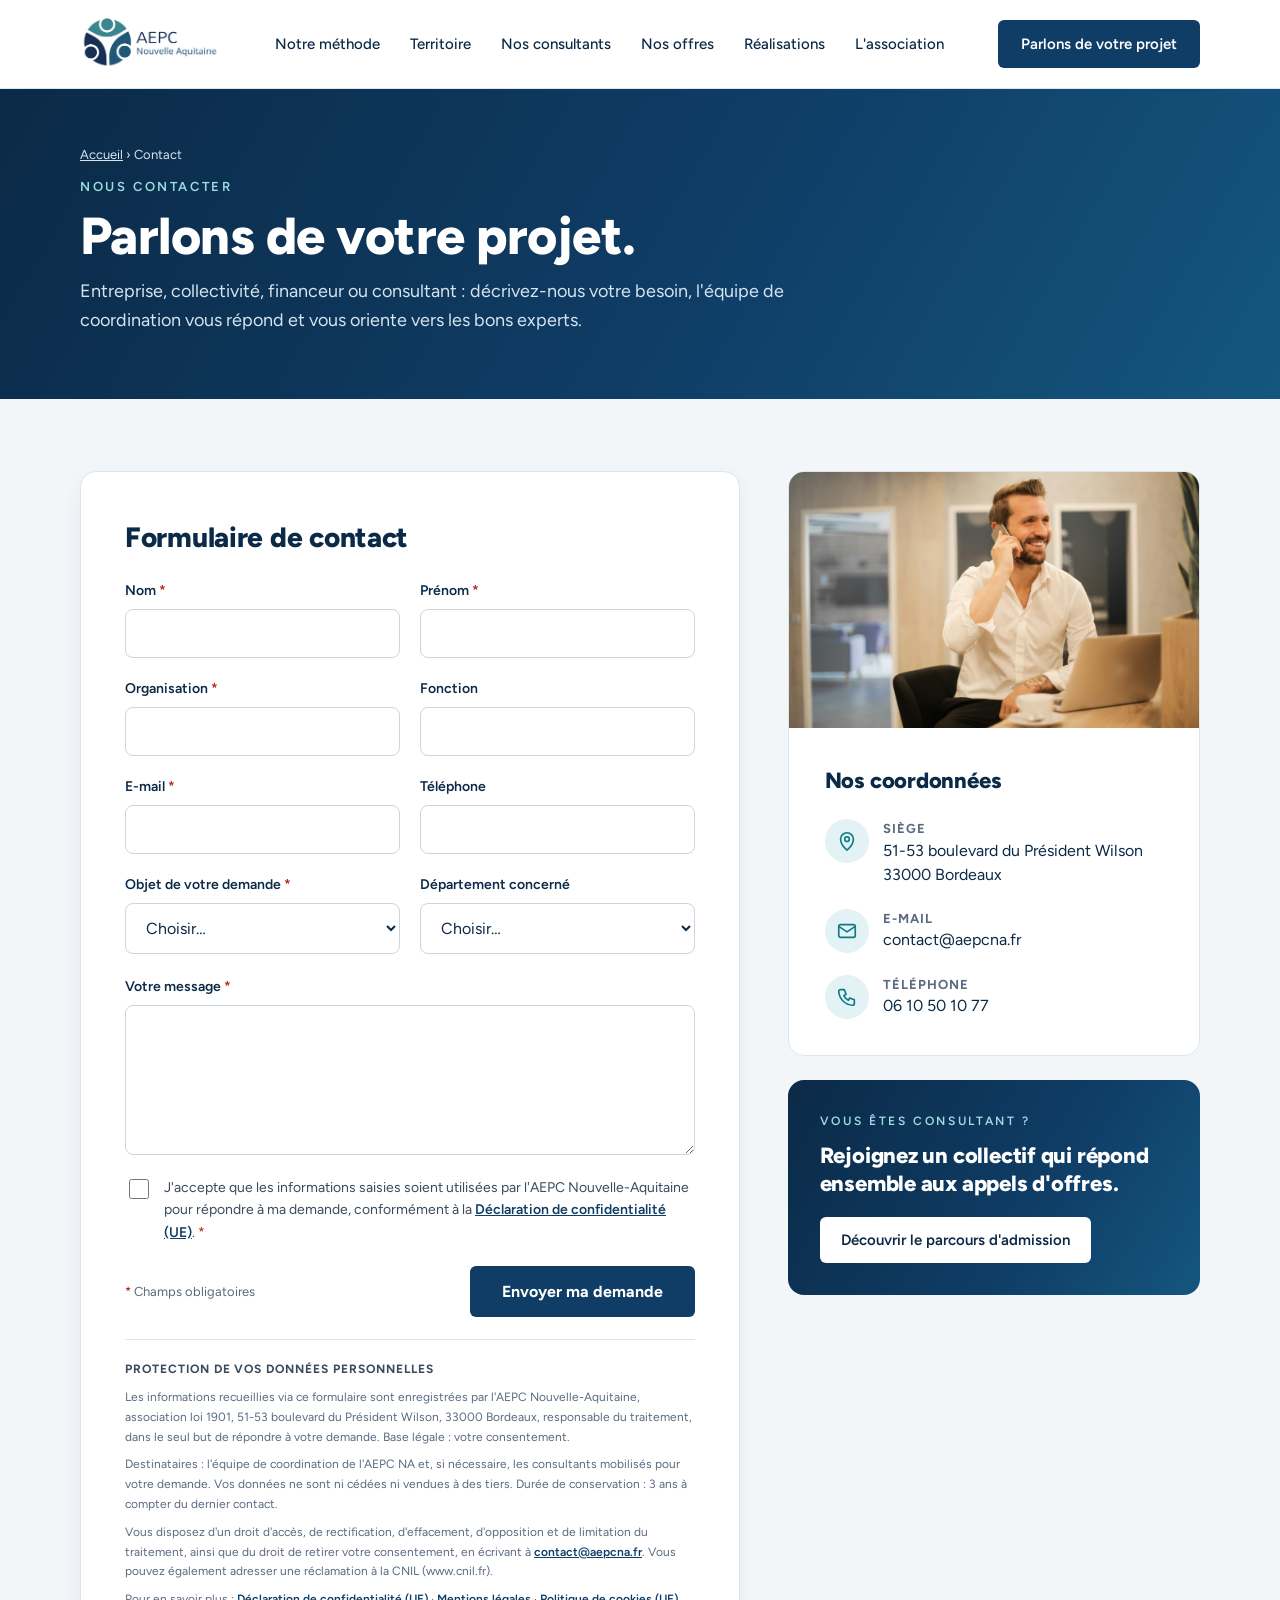
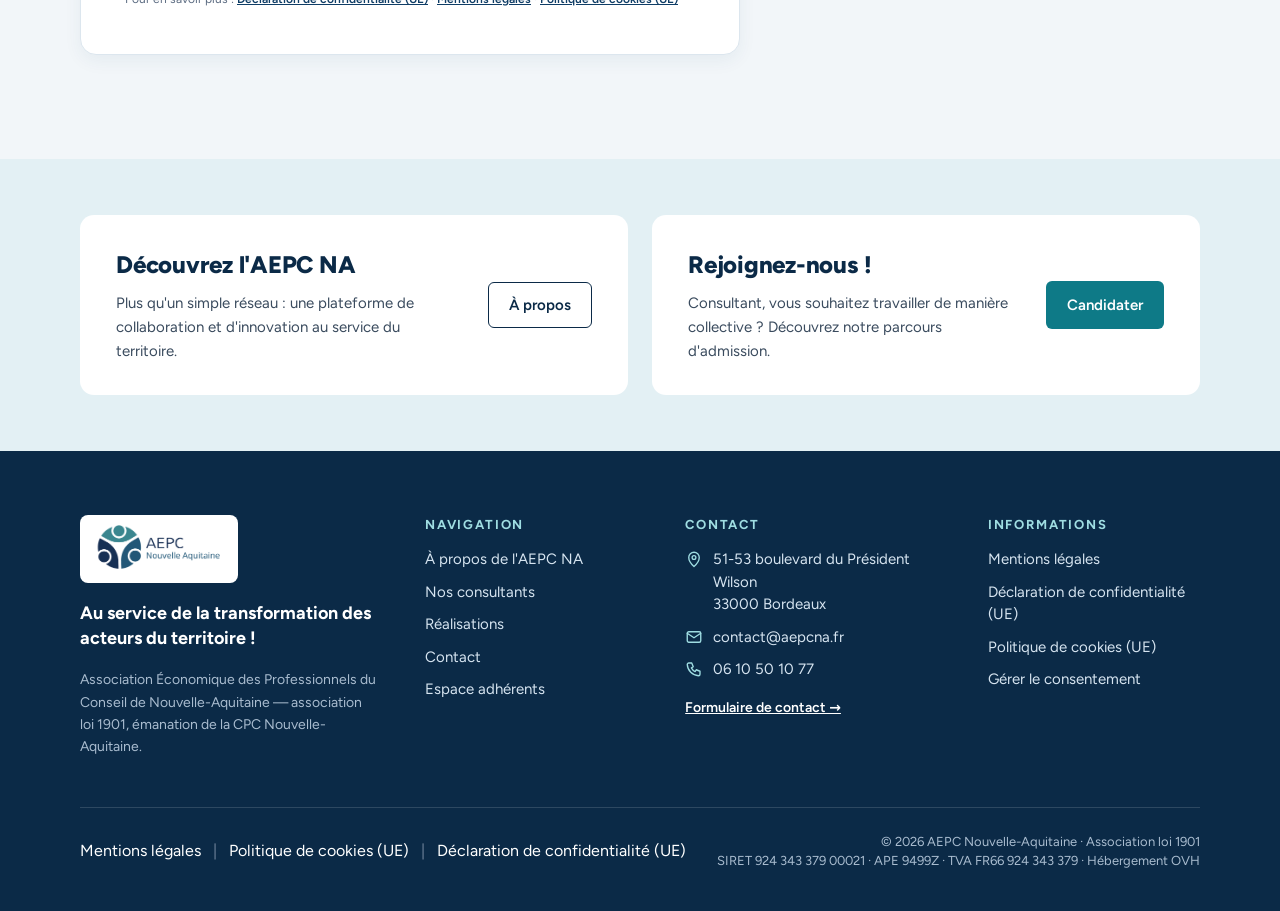
<file: maquette/contact.html>
<!doctype html>
<html lang="fr">
<head>
<meta charset="utf-8">
<meta name="viewport" content="width=device-width, initial-scale=1">
<title>Contact — AEPC Nouvelle-Aquitaine</title>
<meta name="description" content="Entreprise, collectivité, financeur ou consultant : décrivez-nous votre besoin, l'équipe de coordination de l'AEPC Nouvelle-Aquitaine vous répond.">
<link rel="preload" href="fonts/figtree-latin.woff2" as="font" type="font/woff2" crossorigin>
<link rel="stylesheet" href="styles.css">
</head>
<body>
<header class="site-entete">
  <div class="enveloppe">
    <a class="logo" href="index.html" aria-label="AEPC Nouvelle-Aquitaine — accueil"><img src="img/logo-aepc-na.png" alt="AEPC Nouvelle-Aquitaine" width="141" height="52"></a>
    <nav class="nav-principale" aria-label="Navigation principale">
      <a href="index.html#methode">Notre méthode</a>
      <a href="index.html#territoire">Territoire</a>
      <a href="index.html#consultants">Nos consultants</a>
      <a href="index.html#offres">Nos offres</a>
      <a href="index.html#realisations">Réalisations</a>
      <a href="index.html#qui">L'association</a>
    </nav>
    <button class="burger" type="button" aria-label="Ouvrir le menu" aria-expanded="false"><svg width="22" height="22" viewBox="0 0 24 24" fill="none" stroke="#0B2A47" stroke-width="2" stroke-linecap="round"><path d="M4 7h16M4 12h16M4 17h16"/></svg></button>
    <a class="bouton" href="contact.html">Parlons de votre projet</a>
  </div>
</header>

<main>

<section class="bandeau-page">
  <div class="enveloppe">
    <p class="fil-ariane"><a href="index.html">Accueil</a> › Contact</p>
    <p class="surtitre" style="color:#9FDDE2;letter-spacing:.2em">Nous contacter</p>
    <h1>Parlons de votre projet.</h1>
    <p class="chapeau">Entreprise, collectivité, financeur ou consultant : décrivez-nous votre besoin, l'équipe de coordination vous répond et vous oriente vers les bons experts.</p>
  </div>
</section>

<section class="section" style="padding-top:72px">
  <div class="enveloppe">
    <div class="contact__grille">
  <form class="formulaire" action="#" method="post">
    <h2>Formulaire de contact</h2>
    <div class="champs">
      <label class="champ"><span>Nom <span class="requis">*</span></span><input type="text" name="nom" required autocomplete="family-name"></label>
      <label class="champ"><span>Prénom <span class="requis">*</span></span><input type="text" name="prenom" required autocomplete="given-name"></label>
      <label class="champ"><span>Organisation <span class="requis">*</span></span><input type="text" name="organisation" required autocomplete="organization"></label>
      <label class="champ"><span>Fonction</span><input type="text" name="fonction" autocomplete="organization-title"></label>
      <label class="champ"><span>E-mail <span class="requis">*</span></span><input type="email" name="email" required autocomplete="email"></label>
      <label class="champ"><span>Téléphone</span><input type="tel" name="telephone" autocomplete="tel"></label>
      <label class="champ"><span>Objet de votre demande <span class="requis">*</span></span>
        <select name="objet" required><option value="">Choisir…</option><option>Confier un projet ou une mission</option><option>Constituer une réponse à un appel d'offres</option><option>Formation professionnelle</option><option>Parcours RSE Actionnable</option><option>Rejoindre l'AEPC NA (consultant)</option><option>Presse / partenariat</option><option>Autre demande</option></select></label>
      <label class="champ"><span>Département concerné</span>
        <select name="departement"><option value="">Choisir…</option><option>Toute la Nouvelle-Aquitaine</option><option>Charente (16)</option><option>Charente-Maritime (17)</option><option>Corrèze (19)</option><option>Creuse (23)</option><option>Dordogne (24)</option><option>Gironde (33)</option><option>Landes (40)</option><option>Lot-et-Garonne (47)</option><option>Pyrénées-Atlantiques (64)</option><option>Deux-Sèvres (79)</option><option>Vienne (86)</option><option>Haute-Vienne (87)</option></select></label>
    </div>
    <label class="champ"><span>Votre message <span class="requis">*</span></span><textarea name="message" rows="6" required></textarea></label>
    <label class="consentement"><input type="checkbox" required><span>J'accepte que les informations saisies soient utilisées par l'AEPC Nouvelle-Aquitaine pour répondre à ma demande, conformément à la <a href="#">Déclaration de confidentialité (UE)</a>. <span class="requis">*</span></span></label>
    <div class="formulaire__envoi">
      <small><span class="requis">*</span> Champs obligatoires</small>
      <button class="bouton" type="submit">Envoyer ma demande</button>
    </div>
    <div class="rgpd">
      <p class="rgpd__titre">Protection de vos données personnelles</p>
      <p>Les informations recueillies via ce formulaire sont enregistrées par l'AEPC Nouvelle-Aquitaine, association loi 1901, 51-53 boulevard du Président Wilson, 33000 Bordeaux, responsable du traitement, dans le seul but de répondre à votre demande. Base légale : votre consentement.</p>
      <p>Destinataires : l'équipe de coordination de l'AEPC NA et, si nécessaire, les consultants mobilisés pour votre demande. Vos données ne sont ni cédées ni vendues à des tiers. Durée de conservation : 3 ans à compter du dernier contact.</p>
      <p>Vous disposez d'un droit d'accès, de rectification, d'effacement, d'opposition et de limitation du traitement, ainsi que du droit de retirer votre consentement, en écrivant à <a href="mailto:contact@aepcna.fr">contact@aepcna.fr</a>. Vous pouvez également adresser une réclamation à la CNIL (www.cnil.fr).</p>
      <p>Pour en savoir plus : <a href="#">Déclaration de confidentialité (UE)</a> · <a href="#">Mentions légales</a> · <a href="#">Politique de cookies (UE)</a></p>
    </div>
  </form>
  <aside class="contact__aside">
    <div class="coordonnees">
      <img class="coordonnees__photo" src="img/photo-consultant-telephone.jpg" alt="Un membre de l'équipe de coordination au téléphone" width="2000" height="1333" loading="lazy">
      <div class="coordonnees__corps">
        <h2>Nos coordonnées</h2>
        <div class="coordonnee"><div class="pastille-icone pastille-icone--mini"><svg width="22" height="22" viewBox="0 0 24 24" fill="none" stroke="#0E7A87" stroke-width="1.8" stroke-linecap="round" stroke-linejoin="round"><path d="M12 22s7-6.2 7-12a7 7 0 10-14 0c0 5.8 7 12 7 12z"/><circle cx="12" cy="10" r="2.5"/></svg></div><div><p class="coordonnee__libelle">Siège</p><p class="coordonnee__valeur">51-53 boulevard du Président Wilson<br>33000 Bordeaux</p></div></div>
        <div class="coordonnee"><div class="pastille-icone pastille-icone--mini"><svg width="22" height="22" viewBox="0 0 24 24" fill="none" stroke="#0E7A87" stroke-width="1.8" stroke-linecap="round" stroke-linejoin="round"><rect x="3" y="5" width="18" height="14" rx="2"/><path d="M3 7l9 6 9-6"/></svg></div><div><p class="coordonnee__libelle">E-mail</p><p class="coordonnee__valeur"><a href="mailto:contact@aepcna.fr">contact@aepcna.fr</a></p></div></div>
        <div class="coordonnee"><div class="pastille-icone pastille-icone--mini"><svg width="22" height="22" viewBox="0 0 24 24" fill="none" stroke="#0E7A87" stroke-width="1.8" stroke-linecap="round" stroke-linejoin="round"><path d="M5 4h4l2 5-2.5 1.5a11 11 0 005 5L15 13l5 2v4a2 2 0 01-2 2A16 16 0 013 6a2 2 0 012-2z"/></svg></div><div><p class="coordonnee__libelle">Téléphone</p><p class="coordonnee__valeur"><a href="tel:+33610501077">06 10 50 10 77</a></p></div></div>
      </div>
    </div>
    <div class="encart-sombre">
      <p class="surtitre">Vous êtes consultant ?</p>
      <h3>Rejoignez un collectif qui répond ensemble aux appels d'offres.</h3>
      <a class="bouton bouton--blanc bouton--petit" href="#">Découvrir le parcours d'admission</a>
    </div>
  </aside>
</div>

  </div>
</section>

</main>

<footer>
  <div class="pied__appels">
    <div class="enveloppe grille-2">
      <div class="appel">
        <div><h3>Découvrez l'AEPC NA</h3><p>Plus qu'un simple réseau : une plateforme de collaboration et d'innovation au service du territoire.</p></div>
        <a class="bouton bouton--contour bouton--petit" href="index.html#qui">À propos</a>
      </div>
      <div class="appel">
        <div><h3>Rejoignez-nous !</h3><p>Consultant, vous souhaitez travailler de manière collective ? Découvrez notre parcours d'admission.</p></div>
        <a class="bouton bouton--sarcelle-fonce" href="contact.html">Candidater</a>
      </div>
    </div>
  </div>
  <div class="pied">
    <div class="enveloppe">
      <div class="pied__colonnes">
        <div class="pied__marque">
          <div class="pied__logo"><img src="img/logo-aepc-na.png" alt="AEPC Nouvelle-Aquitaine" width="130" height="48"></div>
          <p class="pied__devise">Au service de la transformation des acteurs du territoire !</p>
          <p class="pied__desc">Association Économique des Professionnels du Conseil de Nouvelle-Aquitaine — association loi 1901, émanation de la CPC Nouvelle-Aquitaine.</p>
        </div>
        <div>
          <p class="pied__titre">Navigation</p>
          <div class="pied__liens">
            <a href="index.html#qui">À propos de l'AEPC NA</a>
            <a href="index.html#consultants">Nos consultants</a>
            <a href="index.html#realisations">Réalisations</a>
            <a href="contact.html">Contact</a>
            <a href="#">Espace adhérents</a>
          </div>
        </div>
        <div>
          <p class="pied__titre">Contact</p>
          <div class="pied__liens">
            <p class="pied__ligne"><svg width="18" height="18" viewBox="0 0 24 24" fill="none" stroke="#9FDDE2" stroke-width="1.8" stroke-linecap="round" stroke-linejoin="round"><path d="M12 22s7-6.2 7-12a7 7 0 10-14 0c0 5.8 7 12 7 12z"/><circle cx="12" cy="10" r="2.5"/></svg><span>51-53 boulevard du Président Wilson<br>33000 Bordeaux</span></p>
            <p class="pied__ligne"><svg width="18" height="18" viewBox="0 0 24 24" fill="none" stroke="#9FDDE2" stroke-width="1.8" stroke-linecap="round" stroke-linejoin="round"><rect x="3" y="5" width="18" height="14" rx="2"/><path d="M3 7l9 6 9-6"/></svg><a href="mailto:contact@aepcna.fr">contact@aepcna.fr</a></p>
            <p class="pied__ligne"><svg width="18" height="18" viewBox="0 0 24 24" fill="none" stroke="#9FDDE2" stroke-width="1.8" stroke-linecap="round" stroke-linejoin="round"><path d="M5 4h4l2 5-2.5 1.5a11 11 0 005 5L15 13l5 2v4a2 2 0 01-2 2A16 16 0 013 6a2 2 0 012-2z"/></svg><a href="tel:+33610501077">06 10 50 10 77</a></p>
            <a class="pied__lien-fort" href="contact.html">Formulaire de contact →</a>
          </div>
        </div>
        <div>
          <p class="pied__titre">Informations</p>
          <div class="pied__liens">
            <a href="#">Mentions légales</a>
            <a href="#">Déclaration de confidentialité (UE)</a>
            <a href="#">Politique de cookies (UE)</a>
            <a href="#">Gérer le consentement</a>
          </div>
        </div>
      </div>
      <nav class="pied__legal" aria-label="Informations légales">
        <div class="pied__legal-liens"><a href="#">Mentions légales</a><span aria-hidden="true">|</span><a href="#">Politique de cookies (UE)</a><span aria-hidden="true">|</span><a href="#">Déclaration de confidentialité (UE)</a></div>
        <p class="pied__mentions">© 2026 AEPC Nouvelle-Aquitaine · Association loi 1901<br>SIRET 924 343 379 00021 · APE 9499Z · TVA FR66 924 343 379 · Hébergement OVH</p>
      </nav>
    </div>
  </div>
</footer>

<script src="app.js"></script>
</body>
</html>
</file>
<file: maquette/styles.css>
/* AEPC Nouvelle-Aquitaine — maquette (phase 2)
   Valeurs relevées sur « Proposition B — charte UDF4 ». */

@font-face {
  font-family: 'Figtree';
  font-style: normal;
  font-weight: 400 800;
  font-display: swap;
  src: url(fonts/figtree-latin-ext.woff2) format('woff2');
  unicode-range: U+0100-02BA, U+02BD-02C5, U+02C7-02CC, U+02CE-02D7, U+02DD-02FF, U+0304, U+0308, U+0329, U+1D00-1DBF, U+1E00-1E9F, U+1EF2-1EFF, U+2020, U+20A0-20AB, U+20AD-20C0, U+2113, U+2C60-2C7F, U+A720-A7FF;
}
@font-face {
  font-family: 'Figtree';
  font-style: normal;
  font-weight: 400 800;
  font-display: swap;
  src: url(fonts/figtree-latin.woff2) format('woff2');
  unicode-range: U+0000-00FF, U+0131, U+0152-0153, U+02BB-02BC, U+02C6, U+02DA, U+02DC, U+0304, U+0308, U+0329, U+2000-206F, U+20AC, U+2122, U+2191, U+2193, U+2212, U+2215, U+FEFF, U+FFFD;
}

:root {
  --encre: #0B2A47;
  --marine: #0F3D66;
  --marine-clair: #14567F;
  --sarcelle: #0E7A87;
  --sarcelle-vif: #1C99A3;
  --cyan-pale: #9FDDE2;
  --vert: #2F5D50;
  --texte: #3A4B5E;
  --texte-doux: #5A6A80;
  --gris-titre: #4A5A72;
  --ligne: #DCE6EE;
  --ligne-forte: #C9D6E2;
  --fond: #F2F6F9;
  --fond-carte: #EEF2F7;
  --fond-icone: #E3F2F4;
  --blanc: #FFFFFF;
  --sur-sombre: #D6E4F0;
  --degrade: linear-gradient(120deg, #0B2A47 0%, #0F3D66 55%, #14567F 100%);
  --ombre: 0 6px 18px rgba(15, 61, 102, 0.08);
  --gouttiere: 80px;
  --largeur: 1280px;
}

*, *::before, *::after { box-sizing: border-box; }
html { scroll-behavior: smooth; }
body {
  margin: 0;
  font-family: 'Figtree', system-ui, sans-serif;
  font-size: 16px;
  line-height: 1.5;
  color: var(--encre);
  background: var(--fond);
  -webkit-font-smoothing: antialiased;
}
img { max-width: 100%; height: auto; display: block; }
a { color: var(--encre); }
a:hover { color: var(--sarcelle); }
h1, h2, h3 {
  font-family: 'Figtree', system-ui, sans-serif;
  font-weight: 800;
  letter-spacing: -0.01em;
  margin: 0;
  hyphens: none;
  text-wrap: balance;
}
p { margin: 0; }

/* ---------- Ossature ---------- */
.enveloppe {
  width: 100%;
  max-width: calc(var(--largeur) + 2 * var(--gouttiere));
  margin: 0 auto;
  padding-left: var(--gouttiere);
  padding-right: var(--gouttiere);
}
.section { padding-top: 104px; padding-bottom: 104px; }
.section--blanc { background: var(--blanc); }
.section--sombre { background: var(--degrade); color: var(--blanc); }
.pile { display: flex; flex-direction: column; }

.surtitre {
  font-size: 13px;
  font-weight: 600;
  letter-spacing: 0.12em;
  text-transform: uppercase;
  color: var(--sarcelle);
}
.section--sombre .surtitre, .hero .surtitre { color: var(--cyan-pale); letter-spacing: 0.2em; }
.titre-section { font-size: 44px; line-height: 1.14; }
.chapeau { font-size: 18px; line-height: 1.6; color: var(--texte); }
.section--sombre .titre-section { color: var(--blanc); }
.section--sombre .chapeau { color: var(--sur-sombre); }
.entete-section { display: flex; flex-direction: column; gap: 14px; max-width: 820px; }

.grille-2 { display: grid; grid-template-columns: repeat(2, minmax(0, 1fr)); }
.grille-3 { display: grid; grid-template-columns: repeat(3, minmax(0, 1fr)); gap: 24px; }
.grille-4 { display: grid; grid-template-columns: repeat(4, minmax(0, 1fr)); gap: 20px; }

/* ---------- Boutons ---------- */
.bouton {
  display: inline-block;
  font-family: inherit;
  font-size: 16px;
  font-weight: 600;
  line-height: 1.2;
  text-decoration: none;
  padding: 16px 26px;
  border-radius: 6px;
  border: 1.5px solid transparent;
  cursor: pointer;
  transition: background-color .2s, color .2s, border-color .2s;
}
.bouton--sarcelle { background: var(--sarcelle-vif); color: var(--blanc); }
.bouton--sarcelle:hover { background: var(--sarcelle); color: var(--blanc); }
.bouton--contour-blanc { border-color: var(--blanc); color: var(--blanc); }
.bouton--contour-blanc:hover { background: var(--blanc); color: var(--encre); }
.bouton--blanc { background: var(--blanc); color: var(--encre); }
.bouton--blanc:hover { background: var(--fond-icone); color: var(--encre); }
.bouton--marine { background: var(--marine); color: var(--blanc); }
.bouton--marine:hover { background: var(--encre); color: var(--blanc); }
.bouton--contour { border-color: var(--encre); color: var(--encre); }
.bouton--contour:hover { background: var(--encre); color: var(--blanc); }
.bouton--petit { font-size: 15px; padding: 13px 20px; }
.lien-fleche { font-size: 15px; font-weight: 600; }

/* ---------- En-tête ---------- */
.site-entete {
  position: sticky;
  top: 0;
  z-index: 50;
  background: var(--blanc);
  border-bottom: 1px solid var(--ligne);
}
.site-entete .enveloppe {
  height: 88px;
  display: flex;
  align-items: center;
  justify-content: space-between;
  gap: 24px;
}
.site-entete .logo img { height: 52px; width: auto; }
.nav-principale { display: flex; gap: 30px; font-size: 15px; font-weight: 500; }
.nav-principale a { text-decoration: none; white-space: nowrap; }
.site-entete .bouton { font-size: 15px; padding: 14px 22px; background: var(--marine); color: var(--blanc); }
.site-entete .bouton:hover { background: var(--encre); }
.burger { display: none; }

/* ---------- Hero ---------- */
.hero {
  position: relative;
  overflow: hidden;
  background: var(--encre);
  color: var(--blanc);
}
.hero__photo {
  position: absolute;
  inset: 0;
  width: 100%;
  height: 100%;
  object-fit: cover;
  opacity: .35;
  mix-blend-mode: luminosity;
}
.hero__voile {
  position: absolute;
  inset: 0;
  background: linear-gradient(120deg, rgba(11, 42, 71, .96) 0%, rgba(15, 61, 102, .9) 55%, rgba(20, 86, 127, .82) 100%);
}
.hero .enveloppe { position: relative; padding-top: 72px; padding-bottom: 96px; display: flex; flex-direction: column; gap: 28px; }
.hero__titre { font-size: 56px; line-height: 1.07; color: var(--blanc); max-width: 1100px; }
.hero__corps { gap: 64px; align-items: center; }
.hero__texte { display: flex; flex-direction: column; gap: 24px; }
.hero__accroche { font-size: 28px; line-height: 1.25; font-weight: 700; color: var(--blanc); }
.hero__intro { font-size: 19px; line-height: 1.6; color: var(--sur-sombre); max-width: 580px; }
.hero__actions { display: flex; flex-wrap: wrap; gap: 14px; margin-top: 8px; }

.carte-equipe {
  background: var(--blanc);
  color: var(--encre);
  border: 1px solid var(--ligne);
  border-radius: 12px;
  padding: 36px;
  display: flex;
  flex-direction: column;
  gap: 20px;
  box-shadow: 0 24px 60px rgba(4, 20, 38, .35);
}
.carte-equipe__titre { font-size: 13px; font-weight: 700; letter-spacing: .1em; text-transform: uppercase; color: var(--gris-titre); }
.role { display: flex; align-items: center; gap: 18px; padding: 18px; background: var(--fond-carte); border-radius: 8px; }
.role__pastille {
  width: 52px; height: 52px; flex: none; border-radius: 50%;
  background: var(--marine); color: var(--blanc);
  display: flex; align-items: center; justify-content: center;
  font-weight: 700; font-size: 16px;
}
.role__pastille--sarcelle { background: var(--sarcelle); }
.role__nom { font-weight: 700; font-size: 17px; }
.role__desc { font-size: 14px; color: var(--texte); }
.carte-equipe__pied { display: flex; align-items: center; gap: 12px; padding-top: 14px; border-top: 1px solid var(--ligne); font-size: 15px; color: var(--texte); }
.carte-equipe__pied svg { flex: none; }

/* ---------- Chiffres ---------- */
.chiffres { padding-top: 48px; padding-bottom: 16px; }
.chiffre {
  background: var(--blanc);
  border: 1px solid var(--ligne);
  border-radius: 14px;
  padding: 28px;
  display: flex;
  align-items: center;
  gap: 20px;
  box-shadow: var(--ombre);
}
.pastille-icone {
  width: 60px; height: 60px; flex: none; border-radius: 50%;
  background: var(--fond-icone);
  display: flex; align-items: center; justify-content: center;
}
.pastille-icone--petite { width: 56px; height: 56px; }
.pastille-icone--mini { width: 44px; height: 44px; }
.chiffre__valeur { font-size: 44px; font-weight: 800; line-height: 1; color: var(--marine); }
.chiffre__valeur--sarcelle { color: var(--sarcelle); }
.chiffre__libelle { font-size: 15px; line-height: 1.4; color: var(--texte); margin-top: 2px; }

/* ---------- Qui sommes-nous ---------- */
.qui { padding-bottom: 40px; gap: 48px; }
.carte {
  background: var(--blanc);
  border: 1px solid var(--ligne);
  border-radius: 10px;
  padding: 32px 28px;
  display: flex;
  flex-direction: column;
  gap: 12px;
}
.carte__etiquette { font-size: 12px; font-weight: 700; letter-spacing: .1em; text-transform: uppercase; color: var(--sarcelle); }
.carte__titre { font-size: 22px; line-height: 1.25; }
.carte__texte { font-size: 15px; line-height: 1.6; color: var(--texte); }

.competences { background: var(--fond-carte); border-radius: 12px; padding: 36px 40px; display: flex; flex-direction: column; gap: 20px; }
.competences__entete { display: flex; align-items: baseline; flex-wrap: wrap; gap: 8px 16px; }
.competences__entete h3 { font-size: 26px; }
.competences__entete p { font-size: 15px; color: var(--texte); }
.puces { display: flex; flex-wrap: wrap; gap: 12px; }
.puce { font-size: 15px; font-weight: 600; padding: 10px 18px; border-radius: 999px; background: var(--blanc); border: 1px solid #C9D3E0; color: var(--encre); }
.puce--ouverte { background: transparent; border-style: dashed; border-color: #9AA6B8; color: var(--texte); }

/* ---------- Consultants ---------- */
.consultants { padding-top: 96px; padding-bottom: 96px; gap: 48px; }
.consultants__entete { display: flex; justify-content: space-between; align-items: flex-end; gap: 48px; }
.consultants__entete .entete-section { gap: 16px; max-width: 760px; }
.consultants__droite { display: flex; flex-direction: column; align-items: flex-end; gap: 16px; flex: none; }
.portraits { display: flex; align-items: center; }
.portraits img, .portraits__plus {
  width: 64px; height: 64px; border-radius: 50%; object-fit: cover;
  border: 3px solid var(--blanc); margin-left: -14px;
}
.portraits img:first-child { margin-left: 0; }
.portraits__plus { background: var(--sarcelle-vif); display: flex; align-items: center; justify-content: center; font-size: 16px; font-weight: 700; color: var(--blanc); }
.atout { background: var(--blanc); border-radius: 14px; padding: 32px 28px; display: flex; flex-direction: column; gap: 14px; color: var(--encre); }
.atout h3 { font-size: 22px; line-height: 1.25; }
.atout p { font-size: 15px; line-height: 1.65; color: var(--texte); }
.note-sombre { font-size: 12px; color: #B8C9DA; }

/* ---------- Méthode ---------- */
.methode { gap: 52px; }
.etapes { display: grid; grid-template-columns: repeat(4, minmax(0, 1fr)); }
.etape { background: var(--blanc); border: 1px solid var(--ligne); border-left-width: 0; padding: 32px 28px; display: flex; flex-direction: column; gap: 10px; }
.etape:first-child { border-left-width: 1px; border-radius: 10px 0 0 10px; }
.etape:last-child { border-radius: 0 10px 10px 0; }
.etape__num { font-size: 13px; font-weight: 700; color: var(--gris-titre); }
.etape h3 { font-size: 21px; }
.etape p { font-size: 15px; line-height: 1.6; color: var(--texte); }
.etape--active { background: var(--marine); border-color: var(--marine); color: var(--blanc); }
.etape--active .etape__num, .etape--active p { color: #D6DEEA; }
.etape--active h3 { color: var(--blanc); }

.exemple { background: var(--blanc); border: 1px solid var(--ligne); border-radius: 16px; overflow: hidden; box-shadow: var(--ombre); }
.exemple__bandeau { background: linear-gradient(120deg, #0B2A47 0%, #0F3D66 60%, #14567F 100%); padding: 28px 40px; display: flex; justify-content: space-between; align-items: center; gap: 32px; }
.exemple__bandeau .surtitre { font-size: 12px; letter-spacing: .22em; color: var(--cyan-pale); }
.exemple__bandeau h3 { font-size: 30px; color: var(--blanc); margin-top: 6px; }
.exemple__logo { background: var(--blanc); border-radius: 8px; padding: 6px 10px; flex: none; }
.exemple__logo img { height: 96px; width: auto; }
.exemple__corps { padding: 36px 40px; gap: 40px; }
.exemple__rubrique { font-size: 13px; font-weight: 700; letter-spacing: .1em; text-transform: uppercase; color: var(--sarcelle); margin-bottom: 14px; }
.exemple__roles { display: grid; grid-template-columns: repeat(3, minmax(0, 1fr)); gap: 12px; }
.mini-carte { border: 1px solid var(--ligne); border-radius: 10px; padding: 18px; display: flex; flex-direction: column; gap: 6px; }
.mini-carte strong { font-weight: 700; color: var(--encre); }
.mini-carte span { font-size: 14px; line-height: 1.5; color: var(--texte); }
.exemple__texte { font-size: 16px; line-height: 1.65; color: var(--texte); }

/* ---------- Territoire ---------- */
.territoire .enveloppe { gap: 72px; align-items: center; }
.territoire__texte { display: flex; flex-direction: column; gap: 20px; }
.territoire__texte .chapeau { line-height: 1.65; }
.carte-region { display: flex; flex-direction: column; gap: 12px; align-items: center; }
.carte-region img { width: 100%; max-width: 540px; height: auto; }
.legende { font-size: 12px; color: var(--texte-doux); }

/* ---------- Écosystème ---------- */
.ecosysteme { gap: 44px; }
.logos__groupe { display: flex; flex-direction: column; gap: 12px; }
.logos__libelle { font-size: 13px; font-weight: 700; color: var(--texte-doux); }
.logos__partenaires { grid-column: span 3; }
.logos__grille3 { display: grid; grid-template-columns: repeat(3, minmax(0, 1fr)); gap: 20px; }
.logo-tuile { height: 140px; background: var(--blanc); border: 1px solid var(--ligne); border-radius: 10px; display: flex; align-items: center; justify-content: center; padding: 14px 18px; }
.logo-tuile img { max-height: 108px; max-width: 100%; width: auto; }
.logo-tuile--basse { height: 96px; }
.logo-tuile--basse img { max-height: 70px; }
.logos__clients { gap: 16px; }

/* ---------- Offres ---------- */
.offres { gap: 48px; }
.offre { border: 1px solid var(--ligne); border-radius: 10px; padding: 32px 28px; display: flex; flex-direction: column; gap: 16px; background: var(--blanc); }
.offre h3 { font-size: 22px; line-height: 1.25; }
.offre p { font-size: 15px; line-height: 1.6; color: var(--texte); }

/* ---------- Réalisations ---------- */
.realisations { gap: 48px; }
.realisations__entete { display: flex; justify-content: space-between; align-items: flex-end; gap: 24px; }
.realisation {
  text-decoration: none;
  background: var(--blanc);
  border: 1px solid var(--ligne);
  border-radius: 10px;
  overflow: hidden;
  display: flex;
  flex-direction: column;
  transition: box-shadow .2s, transform .2s;
}
.realisation:hover { box-shadow: var(--ombre); transform: translateY(-2px); color: inherit; }
.realisation__photo { width: 100%; aspect-ratio: 16 / 9; object-fit: cover; }
.realisation__corps { padding: 32px; display: flex; flex-direction: column; gap: 12px; }
.realisation__etiquette { font-size: 12px; font-weight: 700; text-transform: uppercase; letter-spacing: .08em; color: var(--marine); }
.realisation__etiquette--vert { color: var(--vert); }
.realisation__etiquette--sarcelle { color: var(--sarcelle); }
.realisation h3 { font-size: 24px; color: var(--encre); }
.realisation p { font-size: 15px; line-height: 1.6; color: var(--texte); }

/* ---------- Garanties ---------- */
.garanties { padding-top: 96px; padding-bottom: 96px; gap: 40px; }
.garanties .titre-section { font-size: 36px; }
.garantie { border: 1px solid var(--ligne); border-radius: 10px; padding: 28px; display: flex; flex-direction: column; gap: 10px; background: var(--blanc); }
.garantie h3 { font-size: 19px; }
.garantie p { font-size: 15px; line-height: 1.6; color: var(--texte); }
.garantie--verte { border-color: #C6D8CF; background: #F2F7F4; }
.garantie--bleue { background: #D6DEEA; }
.badge { align-self: flex-start; font-size: 12px; font-weight: 700; color: var(--blanc); background: var(--vert); padding: 4px 10px; border-radius: 999px; }

/* ---------- Contact ---------- */
.contact { gap: 40px; }
.contact__grille { display: grid; grid-template-columns: 1.6fr 1fr; gap: 48px; align-items: start; }
.formulaire {
  background: var(--blanc);
  border: 1px solid var(--ligne);
  border-radius: 16px;
  padding: 44px;
  display: flex;
  flex-direction: column;
  gap: 22px;
  box-shadow: 0 6px 18px rgba(15, 61, 102, .06);
}
.formulaire h2 { font-size: 28px; }
.champs { display: grid; grid-template-columns: repeat(2, minmax(0, 1fr)); gap: 20px; }
.champ { display: flex; flex-direction: column; gap: 8px; }
.champ > span { font-size: 14px; font-weight: 600; }
.requis { color: #B42318; }
.champ input, .champ select, .champ textarea {
  font-family: inherit; font-size: 16px; padding: 14px 16px;
  border: 1.5px solid var(--ligne-forte); border-radius: 8px;
  background: var(--blanc); color: var(--encre); width: 100%;
}
.champ textarea { resize: vertical; min-height: 150px; }
.champ input:focus, .champ select:focus, .champ textarea:focus { outline: 2px solid var(--sarcelle); outline-offset: 1px; border-color: var(--sarcelle); }
.consentement { display: flex; gap: 12px; align-items: flex-start; font-size: 14px; line-height: 1.6; color: var(--texte); }
.consentement input { width: 20px; height: 20px; margin-top: 2px; flex: none; accent-color: var(--sarcelle); }
.consentement a, .rgpd a { color: var(--marine); font-weight: 600; }
.formulaire__envoi { display: flex; justify-content: space-between; align-items: center; gap: 20px; flex-wrap: wrap; }
.formulaire__envoi small { font-size: 13px; color: var(--texte-doux); }
.formulaire .bouton { font-weight: 700; padding: 16px 32px; border: none; background: var(--marine); color: var(--blanc); }
.formulaire .bouton:hover { background: var(--encre); }
.rgpd { padding-top: 20px; border-top: 1px solid var(--ligne); display: flex; flex-direction: column; gap: 8px; font-size: 12px; line-height: 1.65; color: var(--texte-doux); }
.rgpd__titre { font-weight: 700; letter-spacing: .08em; text-transform: uppercase; color: var(--texte); }

.contact__aside { display: flex; flex-direction: column; gap: 24px; }
.coordonnees { background: var(--blanc); border: 1px solid var(--ligne); border-radius: 16px; overflow: hidden; }
.coordonnees__photo { width: 100%; aspect-ratio: 16 / 10; object-fit: cover; object-position: 60% 30%; }
.coordonnees__corps { padding: 36px; display: flex; flex-direction: column; gap: 22px; }
.coordonnees h2 { font-size: 22px; }
.coordonnee { display: flex; gap: 14px; align-items: flex-start; }
.coordonnee__libelle { font-size: 13px; font-weight: 700; letter-spacing: .08em; text-transform: uppercase; color: var(--texte-doux); }
.coordonnee__valeur { font-size: 16px; line-height: 1.5; }
.coordonnee__valeur a { text-decoration: none; }
.encart-sombre { background: linear-gradient(120deg, #0B2A47 0%, #0F3D66 60%, #14567F 100%); border-radius: 16px; padding: 32px; display: flex; flex-direction: column; gap: 12px; }
.encart-sombre .surtitre { font-size: 12px; letter-spacing: .22em; color: var(--cyan-pale); }
.encart-sombre h3 { font-size: 22px; line-height: 1.3; color: var(--blanc); }
.encart-sombre .bouton { align-self: flex-start; margin-top: 6px; }

/* ---------- Page intérieure : bandeau ---------- */
.bandeau-page { background: var(--degrade); color: var(--blanc); }
.bandeau-page .enveloppe { padding-top: 56px; padding-bottom: 64px; display: flex; flex-direction: column; gap: 12px; }
.fil-ariane { font-size: 13px; color: var(--sur-sombre); }
.fil-ariane a { color: var(--sur-sombre); }
.bandeau-page h1 { font-size: 52px; line-height: 1.1; color: var(--blanc); }
.bandeau-page .chapeau { color: var(--sur-sombre); max-width: 760px; }

/* ---------- Pied de page ---------- */
.pied__appels { background: #E3F0F4; padding-top: 56px; padding-bottom: 56px; }
.pied__appels .enveloppe { gap: 24px; }
.appel { background: var(--blanc); border-radius: 14px; padding: 32px 36px; display: flex; justify-content: space-between; align-items: center; gap: 24px; }
.appel h3 { font-size: 24px; }
.appel p { font-size: 15px; line-height: 1.6; color: var(--texte); margin-top: 8px; }
.appel .bouton { flex: none; }
.appel .bouton--sarcelle-fonce { background: var(--sarcelle); color: var(--blanc); padding: 14px 20px; font-size: 15px; }
.appel .bouton--sarcelle-fonce:hover { background: var(--marine); }

.pied { background: var(--encre); color: var(--sur-sombre); padding-top: 64px; padding-bottom: 40px; }
.pied .enveloppe { display: flex; flex-direction: column; gap: 48px; }
.pied__colonnes { display: grid; grid-template-columns: 1.4fr 1fr 1.2fr 1fr; gap: 48px; }
.pied__marque { display: flex; flex-direction: column; gap: 18px; }
.pied__logo { align-self: flex-start; background: var(--blanc); border-radius: 8px; padding: 10px 14px; }
.pied__logo img { height: 48px; width: auto; }
.pied__devise { font-size: 18px; font-weight: 700; line-height: 1.4; color: var(--blanc); }
.pied__desc { font-size: 14px; line-height: 1.6; color: #A9BCCF; }
.pied__titre { font-size: 13px; font-weight: 700; letter-spacing: .14em; text-transform: uppercase; color: var(--cyan-pale); margin-bottom: 14px; }
.pied__liens { display: flex; flex-direction: column; gap: 10px; font-size: 15px; line-height: 1.5; }
.pied__liens a { color: var(--sur-sombre); text-decoration: none; }
.pied__liens a:hover { color: var(--blanc); }
.pied__ligne { display: flex; gap: 10px; align-items: flex-start; }
.pied__ligne svg { flex: none; margin-top: 2px; }
.pied__liens a.pied__lien-fort { color: var(--blanc); font-weight: 600; font-size: 14px; text-decoration: underline; margin-top: 6px; }
.pied__legal { padding-top: 24px; border-top: 1px solid rgba(255, 255, 255, .14); display: flex; justify-content: space-between; align-items: center; gap: 24px; }
.pied__legal-liens { display: flex; align-items: center; flex-wrap: wrap; gap: 12px; font-size: 16px; }
.pied__legal-liens a { color: var(--blanc); text-decoration: none; }
.pied__legal-liens span { color: #6F829A; }
.pied__mentions { font-size: 13px; color: #A9BCCF; text-align: right; }

/* ---------- Responsive ---------- */
@media (max-width: 1200px) {
  :root { --gouttiere: 48px; }
  .nav-principale { gap: 20px; font-size: 14px; }
  .hero__titre { font-size: 48px; }
  .grille-4, .etapes { grid-template-columns: repeat(2, minmax(0, 1fr)); }
  .etape, .etape:first-child, .etape:last-child { border-width: 1px; border-radius: 0; }
  .etape:first-child { border-radius: 10px 0 0 0; }
  .etape:nth-child(2) { border-radius: 0 10px 0 0; }
  .etape:nth-child(3) { border-radius: 0 0 0 10px; }
  .etape:last-child { border-radius: 0 0 10px 0; }
  .logos__partenaires { grid-column: span 2; }
  .pied__colonnes { grid-template-columns: repeat(2, minmax(0, 1fr)); }
}
@media (max-width: 1024px) {
  .nav-principale {
    display: none;
    position: absolute; top: 88px; left: 0; right: 0;
    flex-direction: column; gap: 0;
    background: var(--blanc); border-bottom: 1px solid var(--ligne);
    padding: 8px var(--gouttiere) 20px;
  }
  .nav-principale a { padding: 12px 0; border-bottom: 1px solid var(--ligne); }
  .site-entete.est-ouvert .nav-principale { display: flex; }
  .burger {
    display: flex; align-items: center; justify-content: center;
    width: 48px; height: 48px; border: 1px solid var(--ligne); border-radius: 6px;
    background: var(--blanc); cursor: pointer; margin-left: auto;
  }
  .hero__corps, .territoire .enveloppe, .contact__grille, .exemple__corps { grid-template-columns: 1fr; }
  .hero__corps { gap: 40px; }
  .consultants__entete, .realisations__entete { flex-direction: column; align-items: flex-start; }
  .consultants__droite { align-items: flex-start; }
  .grille-3 { grid-template-columns: 1fr; }
  .pied__appels .enveloppe { grid-template-columns: 1fr; }
}
@media (max-width: 640px) {
  :root { --gouttiere: 20px; }
  .section { padding-top: 72px; padding-bottom: 72px; }
  .site-entete .enveloppe { height: 72px; }
  .site-entete .logo img { height: 42px; }
  .site-entete > .enveloppe > .bouton { display: none; }
  .nav-principale { top: 72px; }
  .hero .enveloppe { padding-top: 48px; padding-bottom: 64px; }
  .hero__titre { font-size: 36px; }
  .hero__accroche { font-size: 22px; }
  .hero__intro { font-size: 17px; }
  .carte-equipe { padding: 24px; }
  .titre-section { font-size: 32px; }
  .garanties .titre-section { font-size: 28px; }
  .bandeau-page h1 { font-size: 38px; }
  .grille-4, .etapes, .logos__grille3, .champs, .exemple__roles { grid-template-columns: 1fr; }
  .logos__partenaires { grid-column: auto; }
  .logos__clients { grid-template-columns: repeat(2, minmax(0, 1fr)); }
  .etape, .etape:first-child, .etape:nth-child(2), .etape:nth-child(3), .etape:last-child { border-radius: 0; }
  .etape:first-child { border-radius: 10px 10px 0 0; }
  .etape:last-child { border-radius: 0 0 10px 10px; }
  .competences { padding: 28px 24px; }
  .exemple__bandeau { flex-direction: column; align-items: flex-start; padding: 24px; }
  .exemple__bandeau h3 { font-size: 24px; }
  .exemple__logo img { height: 72px; }
  .exemple__corps { padding: 24px; }
  .formulaire { padding: 28px 22px; }
  .coordonnees__corps { padding: 28px 24px; }
  .appel { flex-direction: column; align-items: flex-start; padding: 28px 24px; }
  .pied__colonnes { grid-template-columns: 1fr; gap: 36px; }
  .pied__legal { flex-direction: column; align-items: flex-start; }
  .pied__mentions { text-align: left; }
}
</file>
